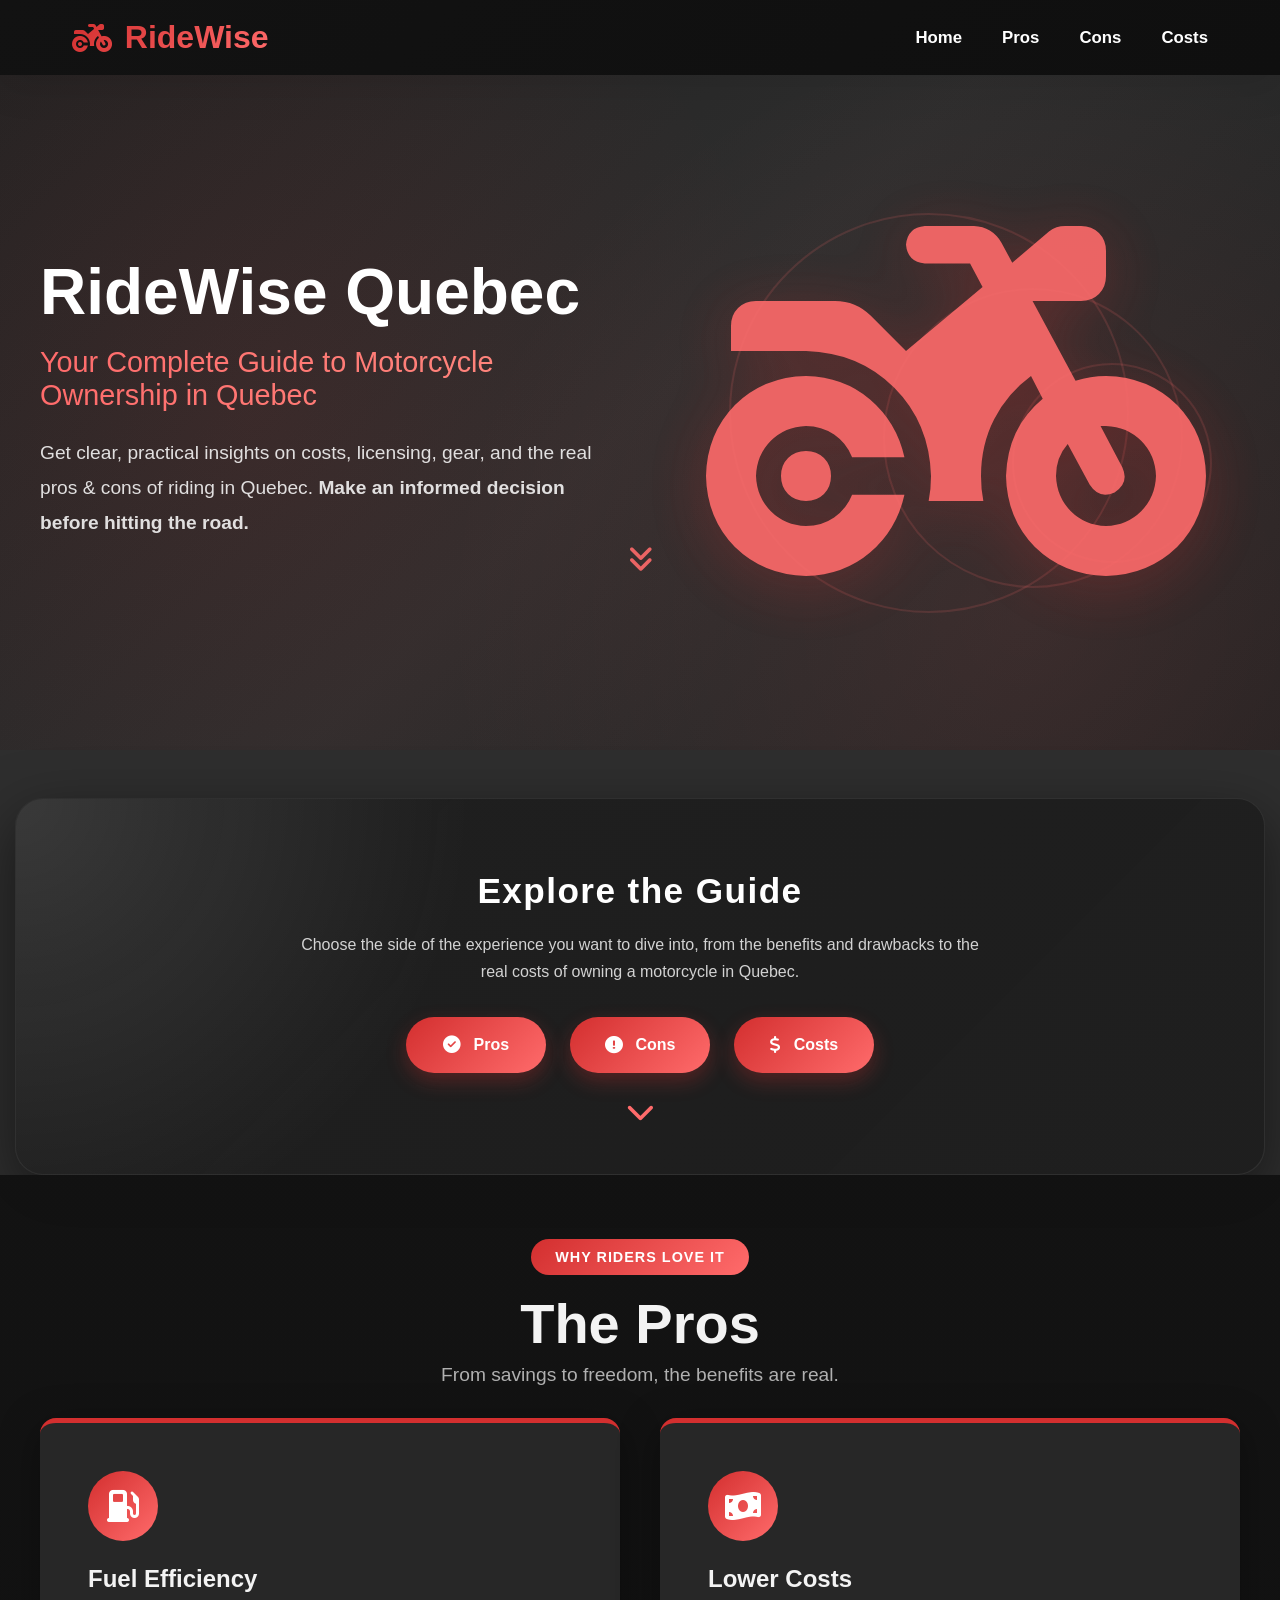
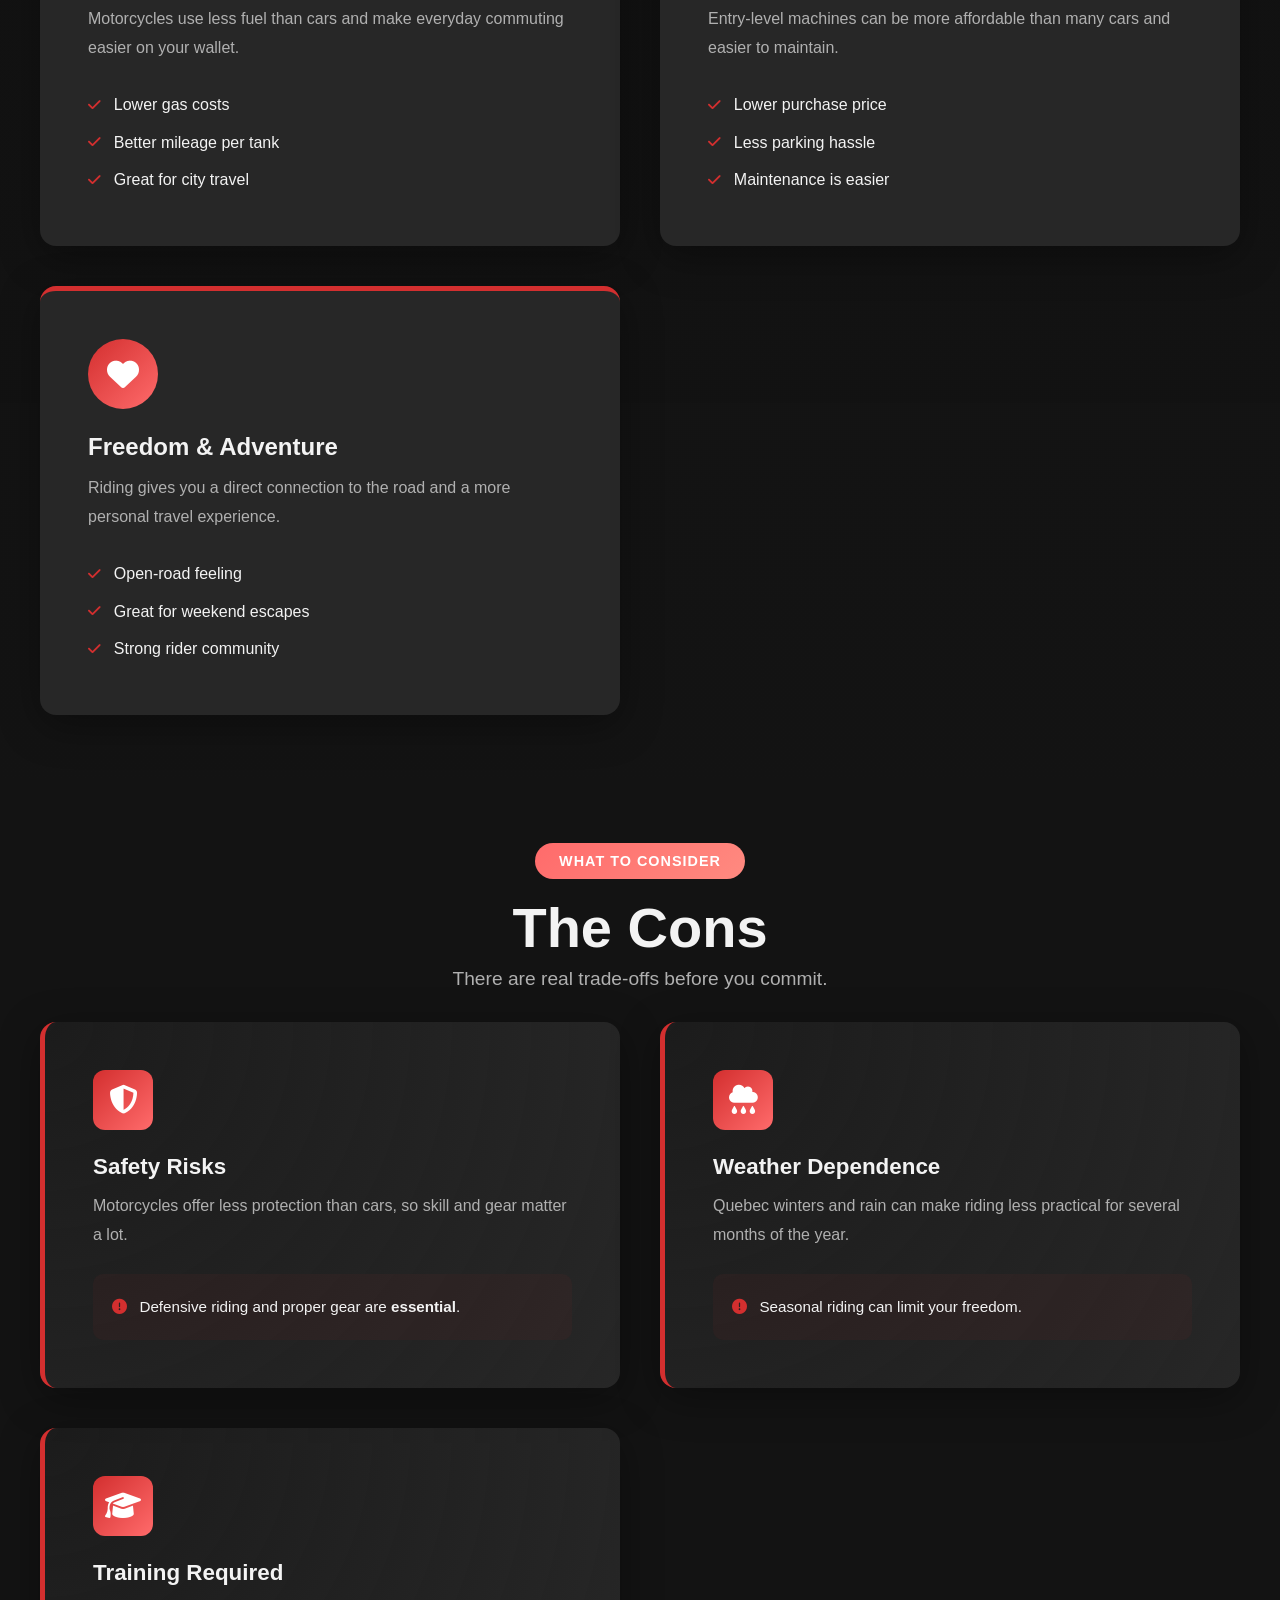
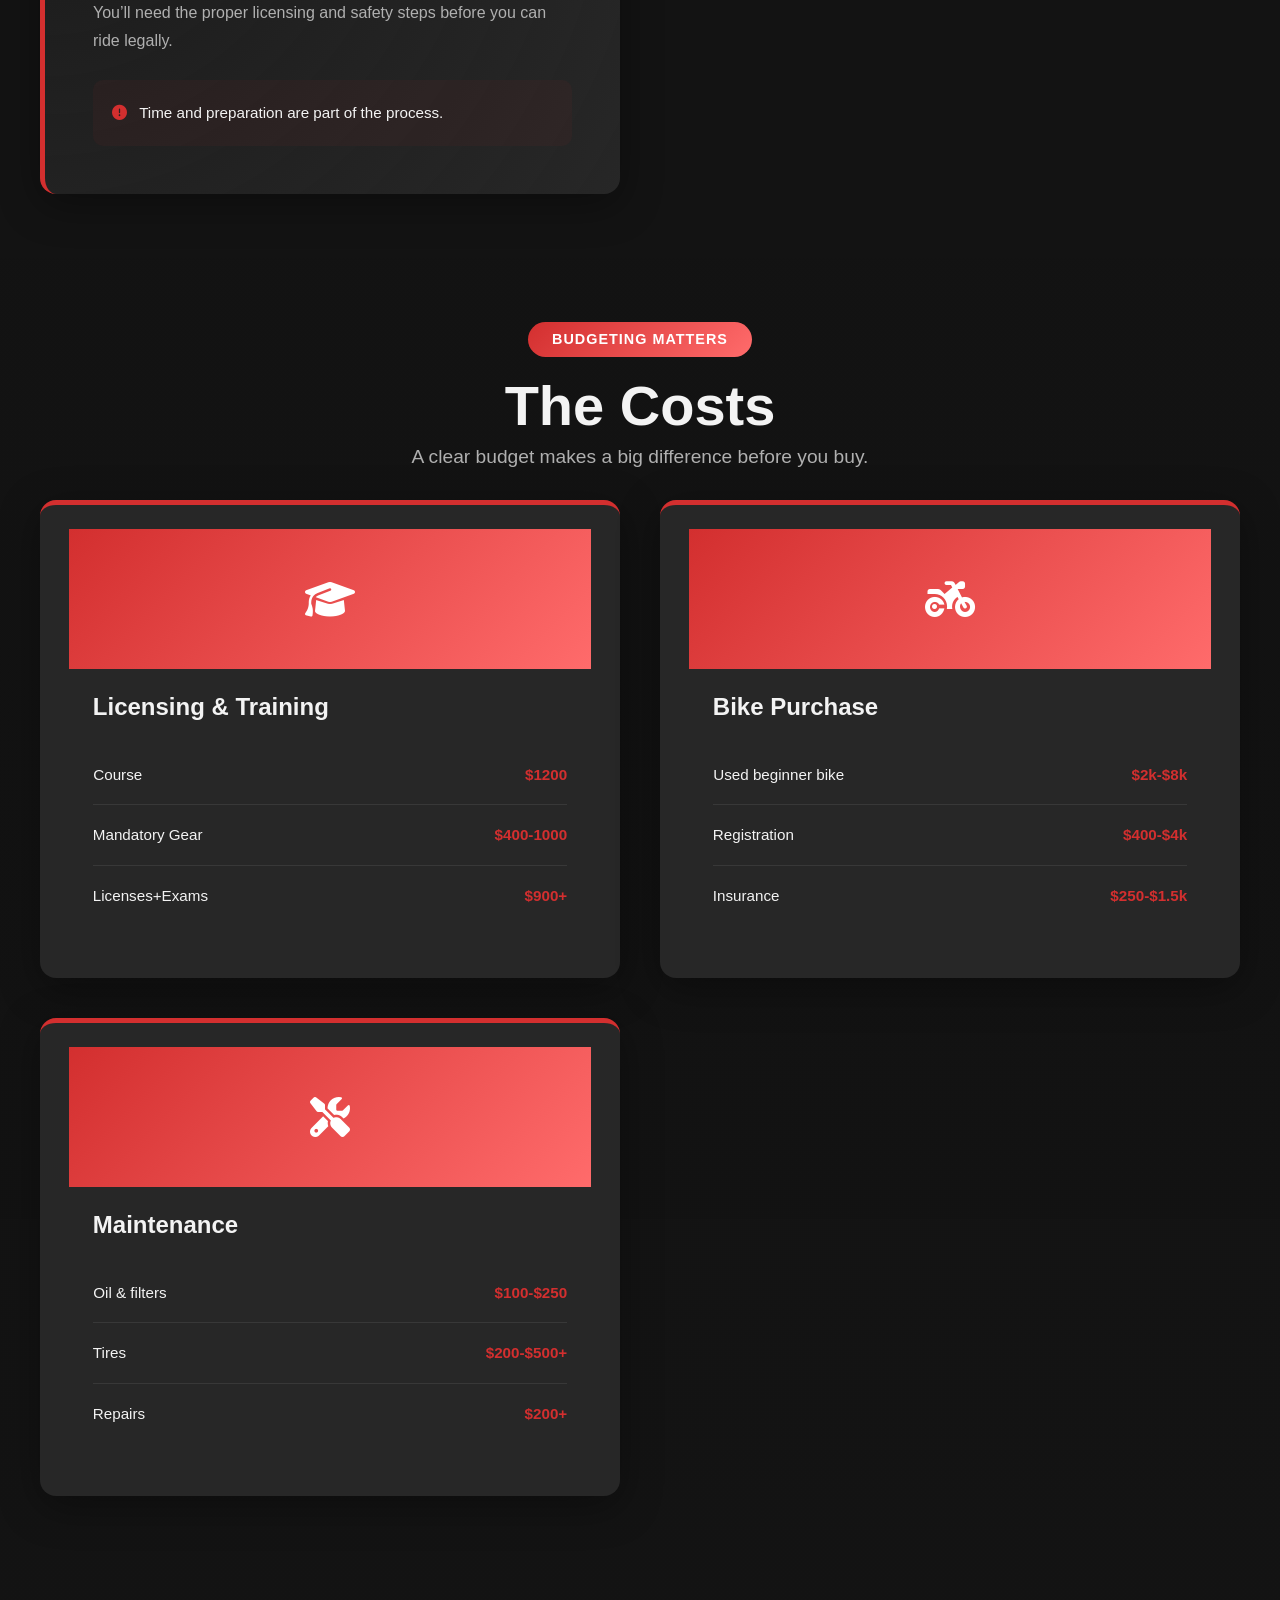
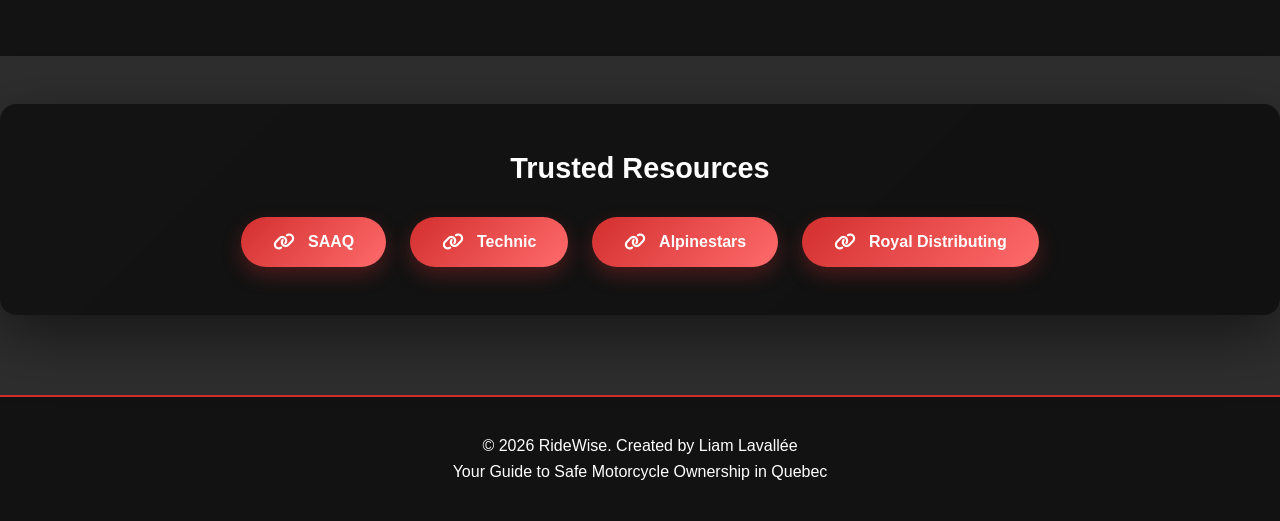
<file: RideWiseVSCode/index.html>
<!DOCTYPE html>
<html lang="en">
<head>
    <meta charset="UTF-8">
    <meta name="viewport" content="width=device-width, initial-scale=1.0">
    <title>RideWise - Motorcycle Ownership Guide for Quebec</title>
    <link rel="stylesheet" href="script.css">
    <link rel="stylesheet" href="https://cdnjs.cloudflare.com/ajax/libs/font-awesome/6.4.0/css/all.min.css">
</head>
<body class="home-page">
    <!-- Navigation Bar -->
    <nav class="navbar">
        <div class="nav-container">
            <div class="nav-logo">
                <i class="fas fa-motorcycle"></i> RideWise
            </div>
            <ul class="nav-menu">
                <li class="nav-item"><a href="index.html" class="nav-link">Home</a></li>
                <li class="nav-item"><a href="pros.html" class="nav-link">Pros</a></li>
                <li class="nav-item"><a href="cons.html" class="nav-link">Cons</a></li>
                <li class="nav-item"><a href="costs.html" class="nav-link">Costs</a></li>
            </ul>
            <div class="hamburger">
                <span></span>
                <span></span>
                <span></span>
            </div>
        </div>
    </nav>

    <!-- HOME SECTION WITH ANIMATED HERO -->
    <section id="home" class="hero-section">
        <div class="hero-background">
            <div class="hero-bg-image"></div>
            <div class="hero-overlay"></div>
        </div>

        <div class="hero-container">
            <div class="hero-content">
                <div class="hero-text">
                    <h1 class="hero-title">RideWise Quebec</h1>
                    <p class="hero-subtitle">Your Complete Guide to Motorcycle Ownership in Quebec</p>
                    <p class="hero-description">
                        Get clear, practical insights on costs, licensing, gear, and the real pros & cons of riding in Quebec.
                        <strong>Make an informed decision before hitting the road.</strong>
                    </p>
                </div>

                <div class="hero-visual">
                    <div class="motorcycle-icon-large">
                        <i class="fas fa-motorcycle"></i>
                    </div>
                    <div class="animated-circles">
                        <div class="circle circle-1"></div>
                        <div class="circle circle-2"></div>
                        <div class="circle circle-3"></div>
                    </div>
                </div>
            </div>

            <a href="#explore-pages" class="scroll-indicator secondary-indicator" aria-label="Explore guide pages">
                <i class="fas fa-angle-double-down"></i>
            </a>
        </div>
    </section>

    <section id="explore-pages" class="explore-section fade-in-card">
        <h3>Explore the Guide</h3>
        <p>Choose the side of the experience you want to dive into, from the benefits and drawbacks to the real costs of owning a motorcycle in Quebec.</p>
        <div class="explore-grid">
            <a href="pros.html" class="explore-link">
                <i class="fas fa-check-circle"></i>
                <span>Pros</span>
            </a>
            <a href="cons.html" class="explore-link">
                <i class="fas fa-exclamation-circle"></i>
                <span>Cons</span>
            </a>
            <a href="costs.html" class="explore-link">
                <i class="fas fa-dollar-sign"></i>
                <span>Costs</span>
            </a>
        </div>
        <a href="pros.html" class="scroll-indicator explore-scroll-indicator" aria-label="View pros page">
            <i class="fas fa-chevron-down"></i>
        </a>
    </section>

    <section id="pros-section" class="pros-section">
        <div class="section-container">
            <div class="section-header">
                <span class="section-tag">Why riders love it</span>
                <h2>The Pros</h2>
                <p class="section-subtitle">From savings to freedom, the benefits are real.</p>
            </div>
            <div class="pros-grid">
                <div class="pro-card fade-in-card">
                    <div class="card-bg"></div>
                    <div class="card-icon"><i class="fas fa-gas-pump"></i></div>
                    <h3>Fuel Efficiency</h3>
                    <p>Motorcycles use less fuel than cars and make everyday commuting easier on your wallet.</p>
                    <ul class="card-list">
                        <li><i class="fas fa-check"></i> Lower gas costs</li>
                        <li><i class="fas fa-check"></i> Better mileage per tank</li>
                        <li><i class="fas fa-check"></i> Great for city travel</li>
                    </ul>
                </div>
                <div class="pro-card fade-in-card">
                    <div class="card-bg"></div>
                    <div class="card-icon"><i class="fas fa-money-bill-wave"></i></div>
                    <h3>Lower Costs</h3>
                    <p>Entry-level machines can be more affordable than many cars and easier to maintain.</p>
                    <ul class="card-list">
                        <li><i class="fas fa-check"></i> Lower purchase price</li>
                        <li><i class="fas fa-check"></i> Less parking hassle</li>
                        <li><i class="fas fa-check"></i> Maintenance is easier</li>
                    </ul>
                </div>
                <div class="pro-card fade-in-card">
                    <div class="card-bg"></div>
                    <div class="card-icon"><i class="fas fa-heart"></i></div>
                    <h3>Freedom & Adventure</h3>
                    <p>Riding gives you a direct connection to the road and a more personal travel experience.</p>
                    <ul class="card-list">
                        <li><i class="fas fa-check"></i> Open-road feeling</li>
                        <li><i class="fas fa-check"></i> Great for weekend escapes</li>
                        <li><i class="fas fa-check"></i> Strong rider community</li>
                    </ul>
                </div>
            </div>
        </div>
    </section>

    <section id="cons-section" class="cons-section">
        <div class="section-container">
            <div class="section-header">
                <span class="section-tag warning">What to consider</span>
                <h2>The Cons</h2>
                <p class="section-subtitle">There are real trade-offs before you commit.</p>
            </div>
            <div class="cons-grid">
                <div class="con-card fade-in-card">
                    <div class="con-icon"><i class="fas fa-shield-alt"></i></div>
                    <h3>Safety Risks</h3>
                    <p>Motorcycles offer less protection than cars, so skill and gear matter a lot.</p>
                    <div class="con-details">
                        <i class="fas fa-exclamation-circle"></i> Defensive riding and proper gear are <strong>essential</strong>.
                    </div>
                </div>
                <div class="con-card fade-in-card">
                    <div class="con-icon"><i class="fas fa-cloud-rain"></i></div>
                    <h3>Weather Dependence</h3>
                    <p>Quebec winters and rain can make riding less practical for several months of the year.</p>
                    <div class="con-details">
                        <i class="fas fa-exclamation-circle"></i> Seasonal riding can limit your freedom.
                    </div>
                </div>
                <div class="con-card fade-in-card">
                    <div class="con-icon"><i class="fas fa-graduation-cap"></i></div>
                    <h3>Training Required</h3>
                    <p>You’ll need the proper licensing and safety steps before you can ride legally.</p>
                    <div class="con-details">
                        <i class="fas fa-exclamation-circle"></i> Time and preparation are part of the process.
                    </div>
                </div>
            </div>
        </div>
    </section>

    <section id="costs-section" class="costs-section">
        <div class="section-container">
            <div class="section-header">
                <span class="section-tag">Budgeting matters</span>
                <h2>The Costs</h2>
                <p class="section-subtitle">A clear budget makes a big difference before you buy. </p>
            </div>
            <div class="costs-grid">
                <div class="cost-card fade-in-card">
                    <div class="cost-icon"><i class="fas fa-graduation-cap"></i></div>
                    <h3>Licensing & Training</h3>
                    <div class="cost-breakdown">
                        <div class="cost-item"><span>Course</span><span class="price">$1200</span></div>
                        <div class="cost-item"><span>Mandatory Gear</span><span class="price">$400-1000</span></div>
                        <div class="cost-item"><span>Licenses+Exams</span><span class="price">$900+</span></div>
                    </div>
                </div>
                <div class="cost-card fade-in-card">
                    <div class="cost-icon"><i class="fas fa-motorcycle"></i></div>
                    <h3>Bike Purchase</h3>
                    <div class="cost-breakdown">
                        <div class="cost-item"><span>Used beginner bike</span><span class="price">$2k-$8k</span></div>
                        <div class="cost-item"><span>Registration</span><span class="price">$400-$4k</span></div>
                        <div class="cost-item"><span>Insurance</span><span class="price">$250-$1.5k</span></div>
                    </div>
                </div>
                <div class="cost-card fade-in-card">
                    <div class="cost-icon"><i class="fas fa-tools"></i></div>
                    <h3>Maintenance</h3>
                    <div class="cost-breakdown">
                        <div class="cost-item"><span>Oil & filters</span><span class="price">$100-$250</span></div>
                        <div class="cost-item"><span>Tires</span><span class="price">$200-$500+</span></div>
                        <div class="cost-item"><span>Repairs</span><span class="price">$200+</span></div>
                    </div>
                </div>
                   <div class="section-info">
                      <p><h4>Be aware, these are approximate prices without taxes.</h4></p>
                   </div>
                
            </div>
        </div>
    </section>

    <div id="resources" class="resources-section fade-in-card">
        <h3>Trusted Resources</h3>
        <div class="resources-grid">
            <a href="https://www.saaq.gouv.qc.ca/" target="_blank" class="resource-link">
                <i class="fas fa-link"></i>
                <span>SAAQ</span>
            </a>
            <a href="https://tecnic.ca/" target="_blank" class="resource-link">
                <i class="fas fa-link"></i>
                <span>Technic</span>
            </a>
            <a href="https://www.alpinestars.com/" target="_blank" class="resource-link">
                <i class="fas fa-link"></i>
                <span>Alpinestars</span>
            </a>
            <a href="https://www.royaldistributing.com" target="_blank" class="resource-link">
                <i class="fas fa-link"></i>
                <span>Royal Distributing</span>
            </a>
        </div>
    </div>

    <!-- Footer -->
    <footer class="footer">
        <div class="footer-content">
            <p>&copy; 2026 RideWise. Created by Liam Lavallée</p>
            <p>Your Guide to Safe Motorcycle Ownership in Quebec</p>
        </div>
    </footer>

    <script src="script.js"></script>
</body>
</html>
</file>
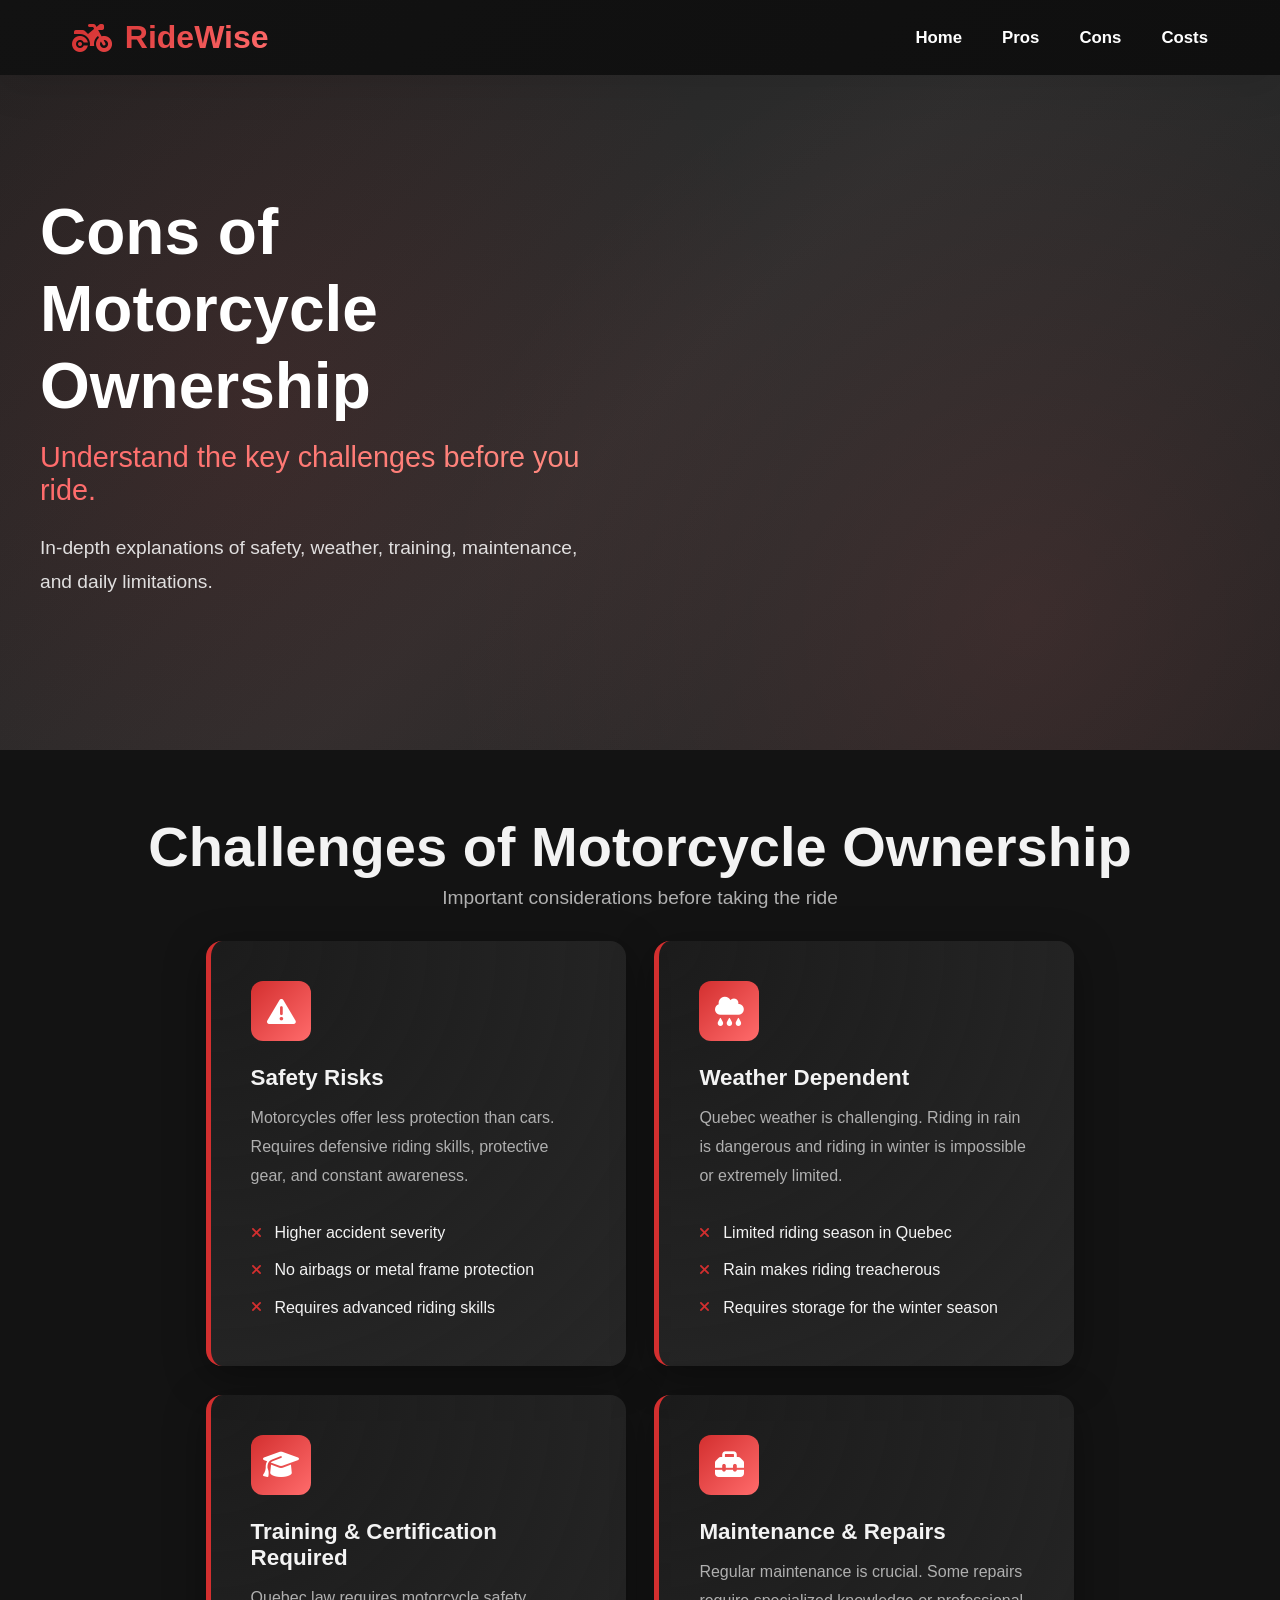
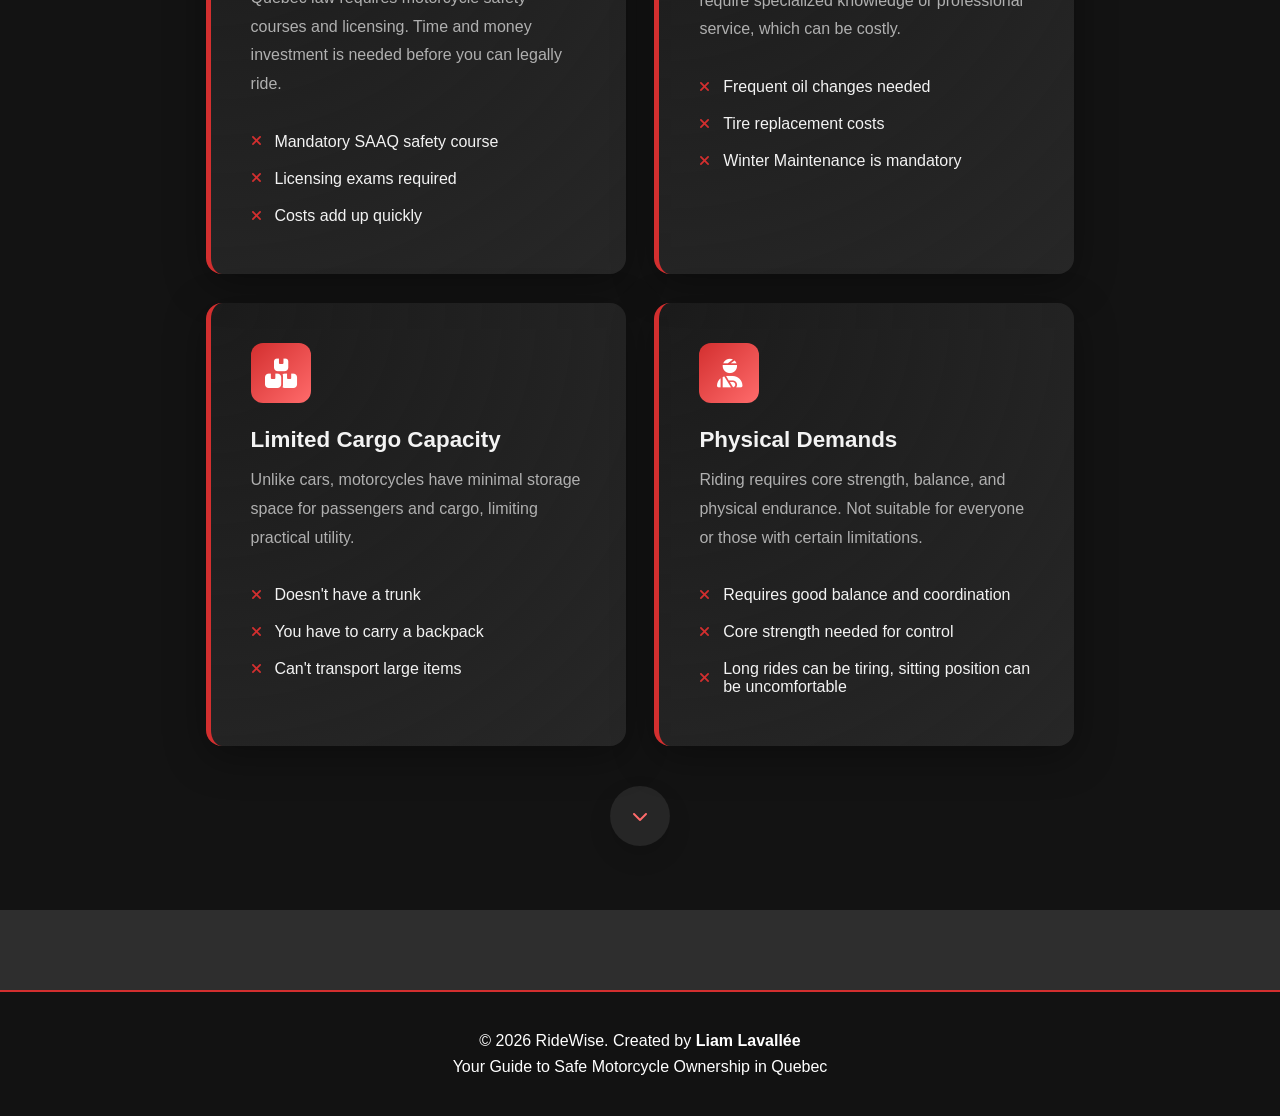
<file: RideWiseVSCode/cons.html>
<!DOCTYPE html>
<html lang="en">
<head>
    <meta charset="UTF-8">
    <meta name="viewport" content="width=device-width, initial-scale=1.0">
    <title>RideWise - Cons</title>
    <link rel="stylesheet" href="script.css">
    <link rel="stylesheet" href="https://cdnjs.cloudflare.com/ajax/libs/font-awesome/6.4.0/css/all.min.css">
</head>
<body class="detail-page">
    <nav class="navbar">
        <div class="nav-container">
            <div class="nav-logo">
                <i class="fas fa-motorcycle"></i> RideWise
            </div>
            <ul class="nav-menu">
                <li class="nav-item"><a href="index.html" class="nav-link">Home</a></li>
                <li class="nav-item"><a href="pros.html" class="nav-link">Pros</a></li>
                <li class="nav-item"><a href="cons.html" class="nav-link">Cons</a></li>
                <li class="nav-item"><a href="costs.html" class="nav-link">Costs</a></li>
            </ul>
            <div class="hamburger">
                <span></span>
                <span></span>
                <span></span>
            </div>
        </div>
    </nav>

    <section class="hero-section">
        <div class="hero-background">
            <div class="hero-bg-image"></div>
            <div class="hero-overlay"></div>
        </div>
        <div class="hero-container">
            <div class="hero-content">
                <div class="hero-text">
                    <h1 class="hero-title">Cons of Motorcycle Ownership</h1>
                    <p class="hero-subtitle">Understand the key challenges before you ride.</p>
                    <p class="hero-description">In-depth explanations of safety, weather, training, maintenance, and daily limitations.</p>
                </div>
            </div>
        </div>
    </section>

    <section id="cons" class="cons-section">
        <div class="section-container">
            <div class="section-header">
                <h2>Challenges of Motorcycle Ownership</h2>
                <p class="section-subtitle">Important considerations before taking the ride</p>
            </div>

            <div class="cons-grid">
                <div class="con-card fade-in-card">
                    <div class="con-icon"><i class="fas fa-exclamation-triangle"></i></div>
                    <h3>Safety Risks</h3>
                    <p>Motorcycles offer less protection than cars. Requires defensive riding skills, protective gear, and constant awareness.</p>
                    <ul class="card-list">
                        <li><i class="fas fa-times"></i> Higher accident severity</li>
                        <li><i class="fas fa-times"></i> No airbags or metal frame protection</li>
                        <li><i class="fas fa-times"></i> Requires advanced riding skills</li>
                    </ul>
                </div>
                <div class="con-card fade-in-card">
                    <div class="con-icon"><i class="fas fa-cloud-rain"></i></div>
                    <h3>Weather Dependent</h3>
                    <p>Quebec weather is challenging. Riding in rain is dangerous and riding in winter is impossible or extremely limited.</p>
                    <ul class="card-list">
                        <li><i class="fas fa-times"></i> Limited riding season in Quebec</li>
                        <li><i class="fas fa-times"></i> Rain makes riding treacherous</li>
                        <li><i class="fas fa-times"></i> Requires storage for the winter season</li>
                    </ul>
                </div>
                <div class="con-card fade-in-card">
                    <div class="con-icon"><i class="fas fa-graduation-cap"></i></div>
                    <h3>Training & Certification Required</h3>
                    <p>Quebec law requires motorcycle safety courses and licensing. Time and money investment is needed before you can legally ride.</p>
                    <ul class="card-list">
                        <li><i class="fas fa-times"></i> Mandatory SAAQ safety course</li>
                        <li><i class="fas fa-times"></i> Licensing exams required</li>
                        <li><i class="fas fa-times"></i> Costs add up quickly</li>
                    </ul>
                </div>
                <div class="con-card fade-in-card">
                    <div class="con-icon"><i class="fas fa-toolbox"></i></div>
                    <h3>Maintenance & Repairs</h3>
                    <p>Regular maintenance is crucial. Some repairs require specialized knowledge or professional service, which can be costly.</p>
                    <ul class="card-list">
                        <li><i class="fas fa-times"></i> Frequent oil changes needed</li>
                        <li><i class="fas fa-times"></i> Tire replacement costs</li>
                        <li><i class="fas fa-times"></i> Winter Maintenance is mandatory</li>
                    </ul>
                </div>
                <div class="con-card fade-in-card">
                    <div class="con-icon"><i class="fas fa-boxes"></i></div>
                    <h3>Limited Cargo Capacity</h3>
                    <p>Unlike cars, motorcycles have minimal storage space for passengers and cargo, limiting practical utility.</p>
                    <ul class="card-list">
                        <li><i class="fas fa-times"></i> Doesn't have a trunk</li>
                        <li><i class="fas fa-times"></i> You have to carry a backpack</li>
                        <li><i class="fas fa-times"></i> Can't transport large items</li>
                    </ul>
                </div>
                <div class="con-card fade-in-card">
                    <div class="con-icon"><i class="fas fa-user-injured"></i></div>
                    <h3>Physical Demands</h3>
                    <p>Riding requires core strength, balance, and physical endurance. Not suitable for everyone or those with certain limitations.</p>
                    <ul class="card-list">
                        <li><i class="fas fa-times"></i> Requires good balance and coordination</li>
                        <li><i class="fas fa-times"></i> Core strength needed for control</li>
                        <li><i class="fas fa-times"></i> Long rides can be tiring, sitting position can be uncomfortable</li>
                    </ul>
                </div>
            </div>

            <div class="section-arrow-wrapper">
                <a href="costs.html" class="section-scroll-indicator" aria-label="Go to costs page"><i class="fas fa-chevron-down"></i></a>
            </div>
        </div>
    </section>

    <footer class="footer">
        <div class="footer-content">
            <p>&copy; 2026 RideWise. Created by <strong>Liam Lavallée</strong></p>
            <p>Your Guide to Safe Motorcycle Ownership in Quebec</p>
        </div>
    </footer>

    <script src="script.js"></script>
</body>
</html>
</file>
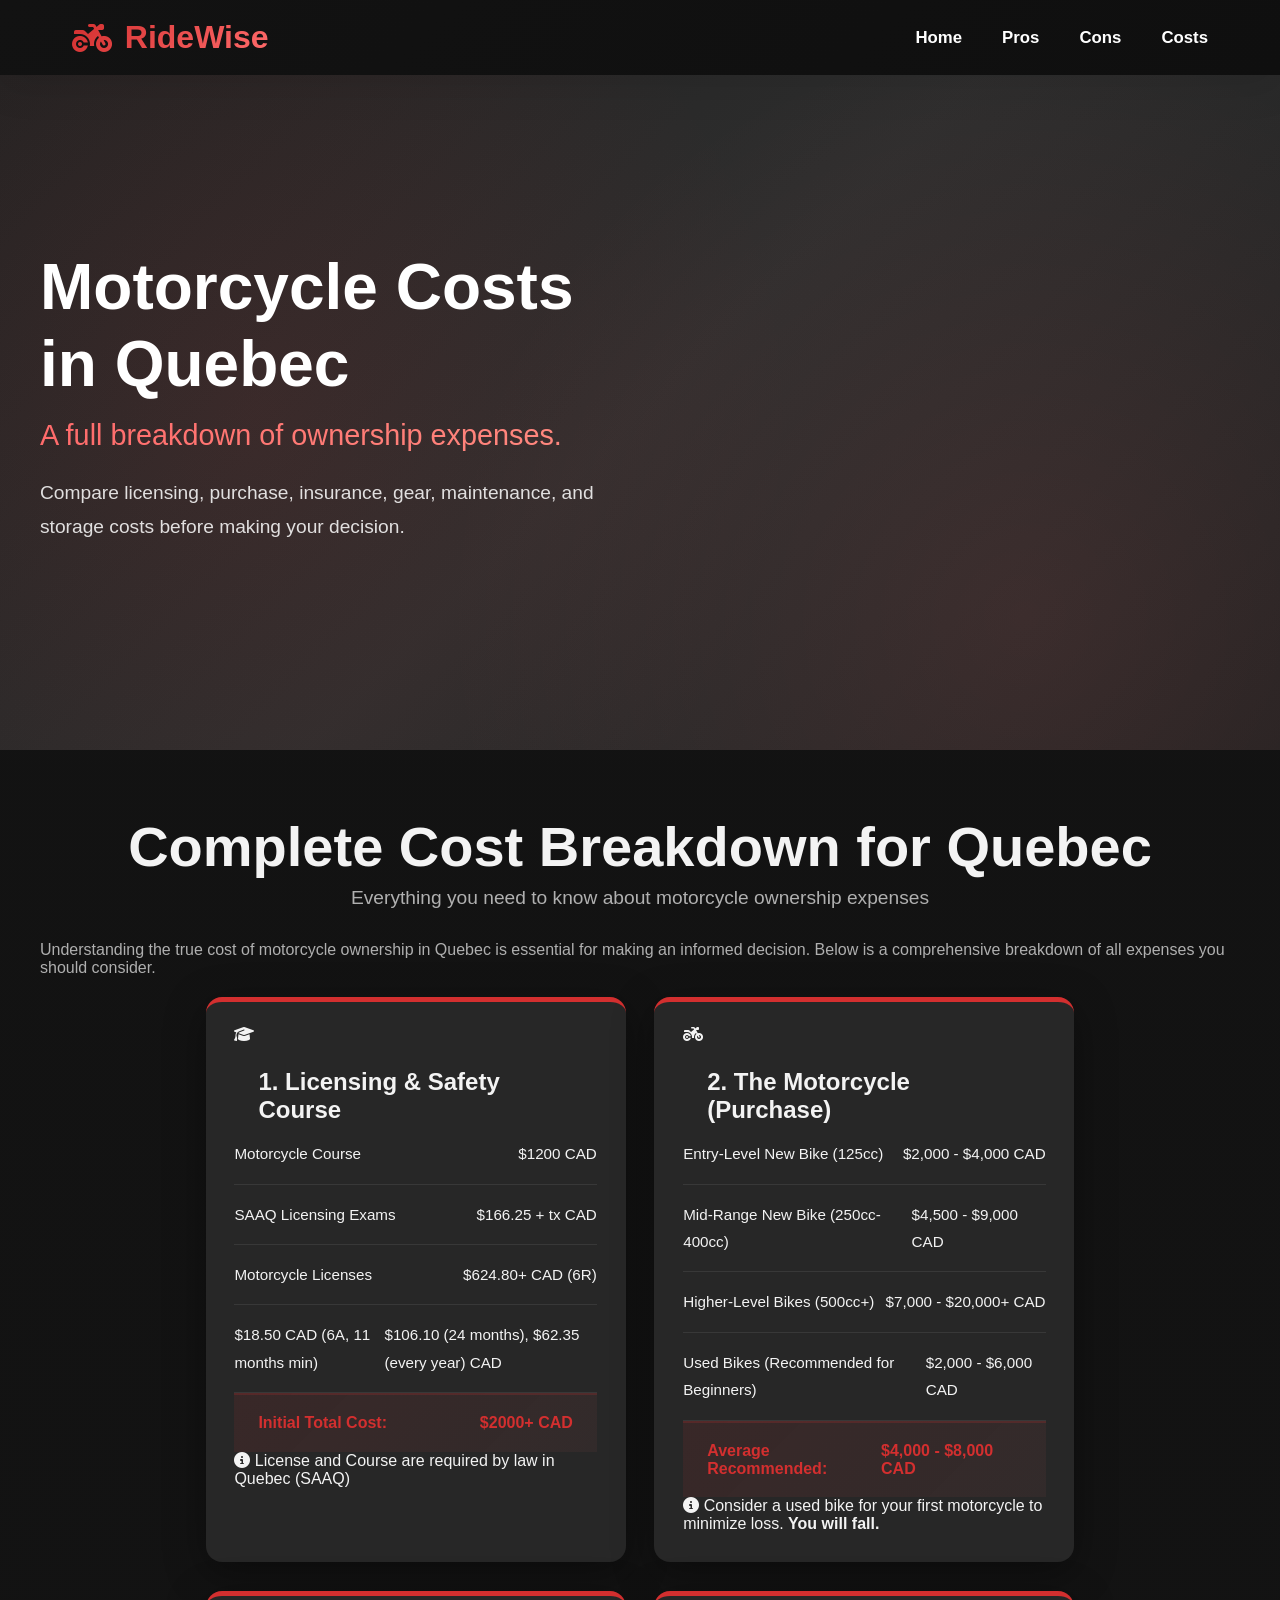
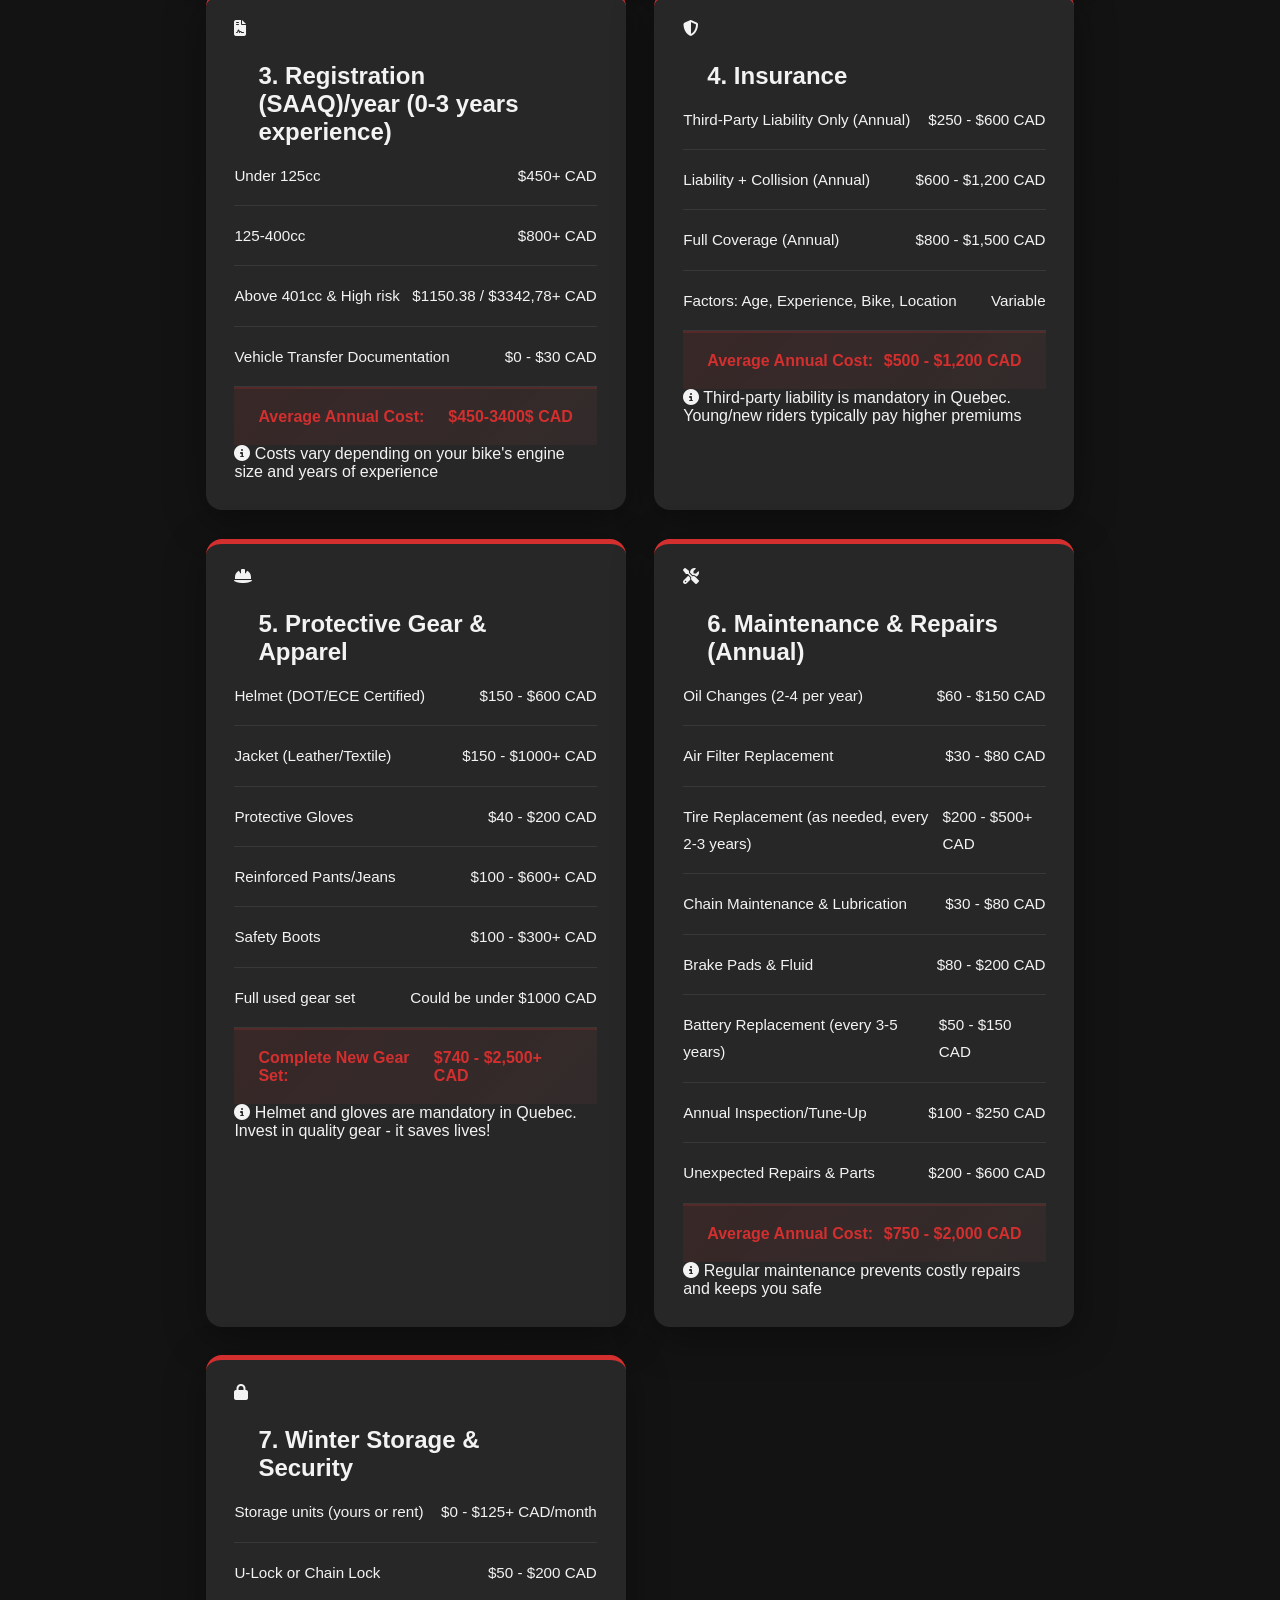
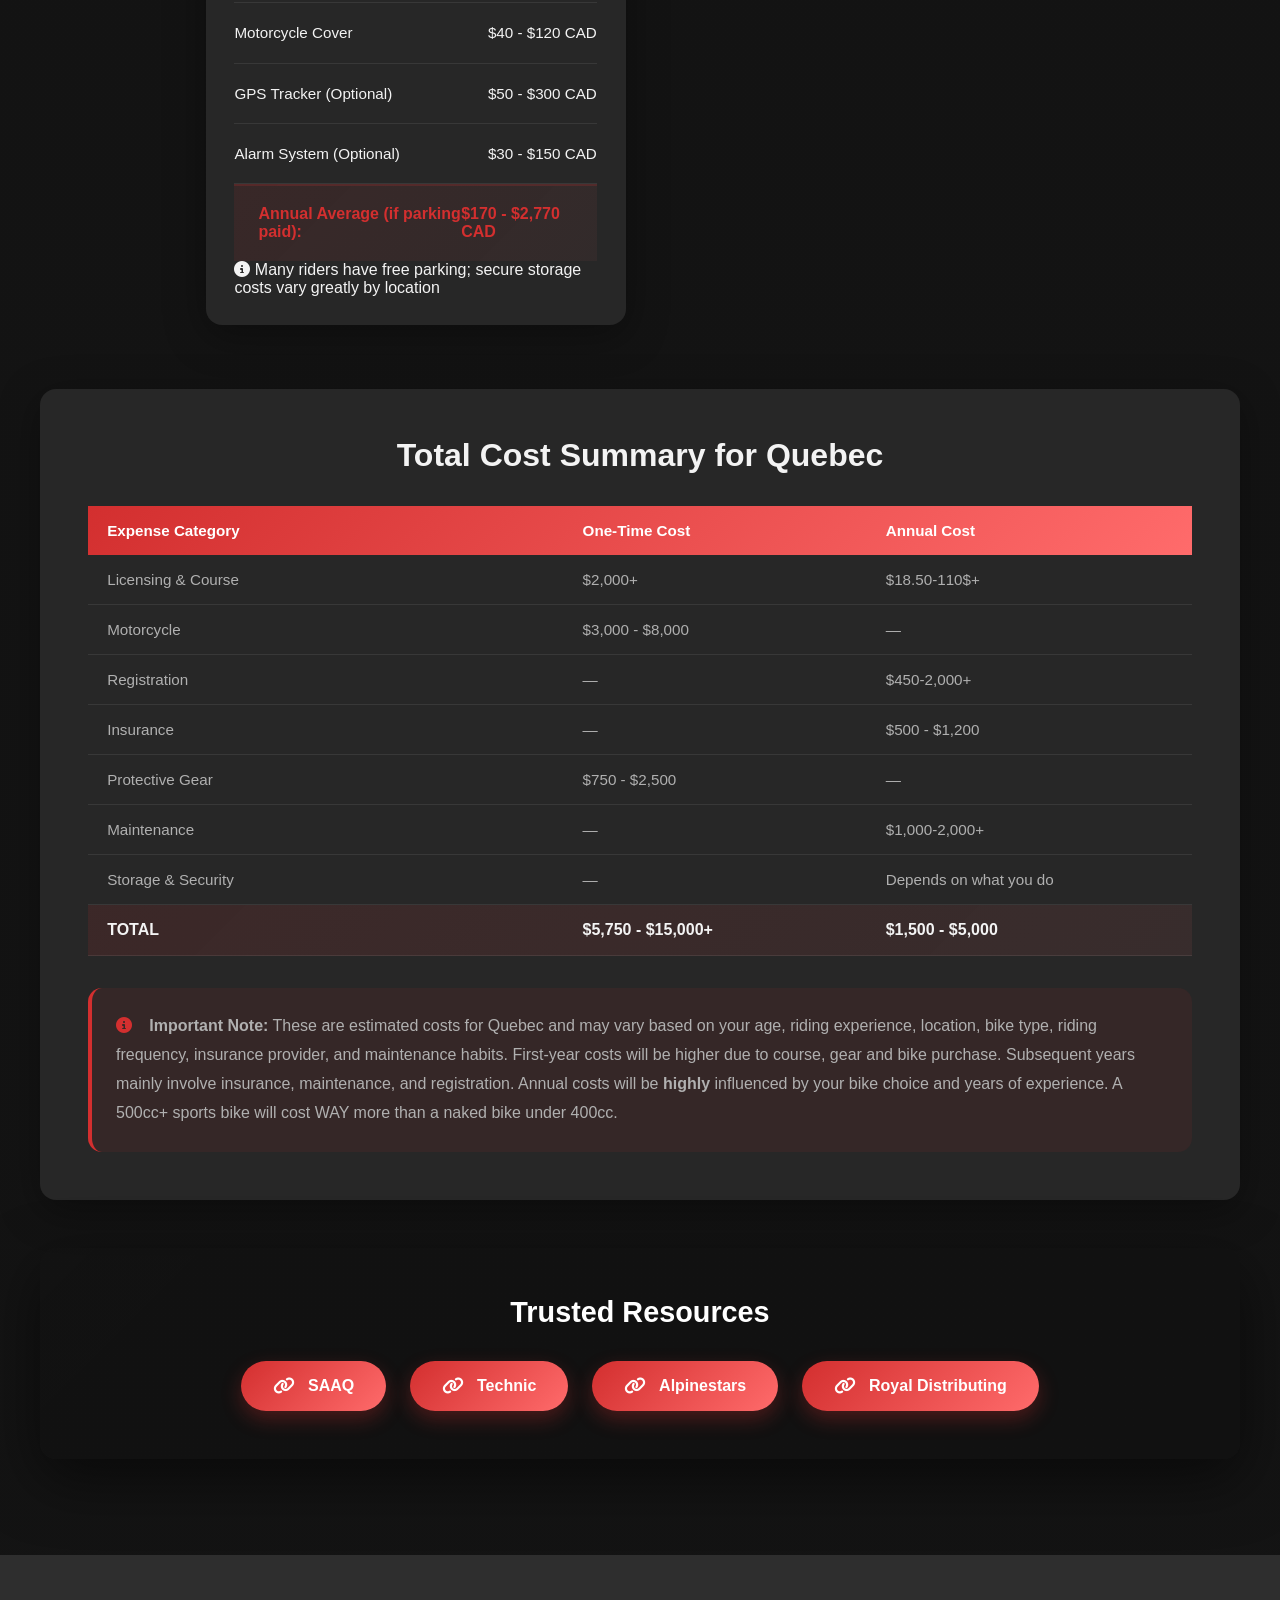
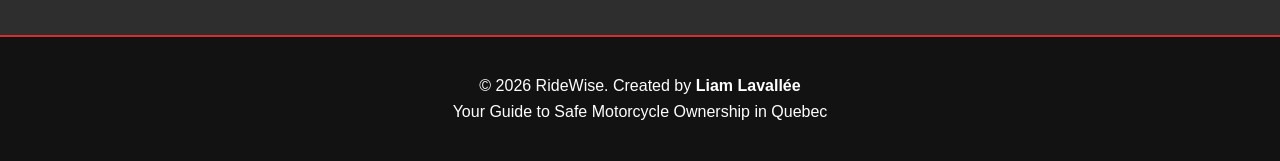
<file: RideWiseVSCode/costs.html>
<!DOCTYPE html>
<html lang="en">
<head>
    <meta charset="UTF-8">
    <meta name="viewport" content="width=device-width, initial-scale=1.0">
    <title>RideWise - Costs</title>
    <link rel="stylesheet" href="script.css">
    <link rel="stylesheet" href="https://cdnjs.cloudflare.com/ajax/libs/font-awesome/6.4.0/css/all.min.css">
</head>
<body class="detail-page">
    <nav class="navbar">
        <div class="nav-container">
            <div class="nav-logo">
                <i class="fas fa-motorcycle"></i> RideWise
            </div>
            <ul class="nav-menu">
                <li class="nav-item"><a href="index.html" class="nav-link">Home</a></li>
                <li class="nav-item"><a href="pros.html" class="nav-link">Pros</a></li>
                <li class="nav-item"><a href="cons.html" class="nav-link">Cons</a></li>
                <li class="nav-item"><a href="costs.html" class="nav-link">Costs</a></li>
            </ul>
            <div class="hamburger">
                <span></span>
                <span></span>
                <span></span>
            </div>
        </div>
    </nav>

    <section class="hero-section">
        <div class="hero-background">
            <div class="hero-bg-image"></div>
            <div class="hero-overlay"></div>
        </div>
        <div class="hero-container">
            <div class="hero-content">
                <div class="hero-text">
                    <h1 class="hero-title">Motorcycle Costs in Quebec</h1>
                    <p class="hero-subtitle">A full breakdown of ownership expenses.</p>
                    <p class="hero-description">Compare licensing, purchase, insurance, gear, maintenance, and storage costs before making your decision.</p>
                </div>
            </div>
        </div>
    </section>

    <section id="costs" class="costs-section">
        <div class="section-container">
            <div class="section-header">
                <h2>Complete Cost Breakdown for Quebec</h2>
                <p class="section-subtitle">Everything you need to know about motorcycle ownership expenses</p>
            </div>

            <div class="costs-intro fade-in-card">
                <p>Understanding the true cost of motorcycle ownership in Quebec is essential for making an informed decision. Below is a comprehensive breakdown of all expenses you should consider.</p>
            </div>

            <div class="costs-grid">
                <div class="cost-card fade-in-card">
                    <div class="cost-header">
                        <i class="fas fa-graduation-cap"></i>
                        <h3>1. Licensing & Safety Course</h3>
                    </div>
                    <div class="cost-details">
                        <div class="cost-item">
                            <span class="item-name">Motorcycle Course</span>
                            <span class="item-cost">$1200 CAD</span>
                        </div>
                        <div class="cost-item">
                            <span class="item-name">SAAQ Licensing Exams </span>
                            <span class="item-cost">$166.25 + tx CAD</span>
                        </div>
                        <div class="cost-item">
                            <span class="item-name">Motorcycle Licenses</span>
                            <span class="item-cost">$624.80+ CAD (6R)</span>
                        </div>
                        <div class="cost-item">
                            <span class="item-name">$18.50 CAD (6A, 11 months min)</span>
                            <span class="item-cost">$106.10 (24 months), $62.35 (every year) CAD</span>
                        </div>
                        <div class="cost-total">
                            <strong>Initial Total Cost:</strong>
                            <strong>$2000+ CAD</strong>
                        </div>
                        <div class="cost-note">
                            <i class="fas fa-info-circle"></i> License and Course are required by law in Quebec (SAAQ)
                        </div>
                    </div>
                </div>

                <div class="cost-card fade-in-card">
                    <div class="cost-header">
                        <i class="fas fa-motorcycle"></i>
                        <h3>2. The Motorcycle (Purchase)</h3>
                    </div>
                    <div class="cost-details">
                        <div class="cost-item">
                            <span class="item-name">Entry-Level New Bike (125cc)</span>
                            <span class="item-cost">$2,000 - $4,000 CAD</span>
                        </div>
                        <div class="cost-item">
                            <span class="item-name">Mid-Range New Bike (250cc-400cc)</span>
                            <span class="item-cost">$4,500 - $9,000 CAD</span>
                        </div>
                        <div class="cost-item">
                            <span class="item-name">Higher-Level Bikes (500cc+)</span>
                            <span class="item-cost">$7,000 - $20,000+ CAD</span>
                        </div>
                        <div class="cost-item">
                            <span class="item-name">Used Bikes (Recommended for Beginners)</span>
                            <span class="item-cost">$2,000 - $6,000 CAD</span>
                        </div>
                        <div class="cost-total">
                            <strong>Average Recommended:</strong>
                            <strong>$4,000 - $8,000 CAD</strong>
                        </div>
                        <div class="cost-note">
                            <i class="fas fa-info-circle"></i> Consider a used bike for your first motorcycle to minimize loss. <strong>You will fall.</strong>
                        </div>
                    </div>
                </div>

                <div class="cost-card fade-in-card">
                    <div class="cost-header">
                        <i class="fas fa-file-contract"></i>
                        <h3>3. Registration (SAAQ)/year (0-3 years experience) </h3>
                    </div>
                    <div class="cost-details">
                        <div class="cost-item">
                            <span class="item-name">Under 125cc </span>
                            <span class="item-cost">$450+ CAD</span>
                        </div>
                        <div class="cost-item">
                            <span class="item-name">125-400cc</span>
                            <span class="item-cost">$800+ CAD</span>
                        </div>
                        <div class="cost-item">
                            <span class="item-name">Above 401cc & High risk</span>
                            <span class="item-cost">$1150.38 / $3342,78+ CAD</span>
                        </div>
                        <div class="cost-item">
                            <span class="item-name">Vehicle Transfer Documentation</span>
                            <span class="item-cost">$0 - $30 CAD</span>
                        </div>
                        <div class="cost-total">
                            <strong>Average Annual Cost:</strong>
                            <strong>$450-3400$ CAD</strong>
                        </div>
                        <div class="cost-note">
                            <i class="fas fa-info-circle"></i> Costs vary depending on your bike's engine size and years of experience
                        </div>
                    </div>
                </div>

                <div class="cost-card fade-in-card">
                    <div class="cost-header">
                        <i class="fas fa-shield-alt"></i>
                        <h3>4. Insurance</h3>
                    </div>
                    <div class="cost-details">
                        <div class="cost-item">
                            <span class="item-name">Third-Party Liability Only (Annual)</span>
                            <span class="item-cost">$250 - $600 CAD</span>
                        </div>
                        <div class="cost-item">
                            <span class="item-name">Liability + Collision (Annual)</span>
                            <span class="item-cost">$600 - $1,200 CAD</span>
                        </div>
                        <div class="cost-item">
                            <span class="item-name">Full Coverage (Annual)</span>
                            <span class="item-cost">$800 - $1,500 CAD</span>
                        </div>
                        <div class="cost-item">
                            <span class="item-name">Factors: Age, Experience, Bike, Location</span>
                            <span class="item-cost">Variable</span>
                        </div>
                        <div class="cost-total">
                            <strong>Average Annual Cost:</strong>
                            <strong>$500 - $1,200 CAD</strong>
                        </div>
                        <div class="cost-note">
                            <i class="fas fa-info-circle"></i> Third-party liability is mandatory in Quebec. Young/new riders typically pay higher premiums
                        </div>
                    </div>
                </div>

                <div class="cost-card fade-in-card">
                    <div class="cost-header">
                        <i class="fas fa-helmet-safety"></i>
                        <h3>5. Protective Gear & Apparel</h3>
                    </div>
                    <div class="cost-details">
                        <div class="cost-item">
                            <span class="item-name">Helmet (DOT/ECE Certified)</span>
                            <span class="item-cost">$150 - $600 CAD</span>
                        </div>
                        <div class="cost-item">
                            <span class="item-name">Jacket (Leather/Textile)</span>
                            <span class="item-cost">$150 - $1000+ CAD</span>
                        </div>
                        <div class="cost-item">
                            <span class="item-name">Protective Gloves</span>
                            <span class="item-cost">$40 - $200 CAD</span>
                        </div>
                        <div class="cost-item">
                            <span class="item-name">Reinforced Pants/Jeans</span>
                            <span class="item-cost">$100 - $600+ CAD</span>
                        </div>
                        <div class="cost-item">
                            <span class="item-name">Safety Boots</span>
                            <span class="item-cost">$100 - $300+ CAD</span>
                        </div>
                        <div class="cost-item">
                            <span class="item-name">Full used gear set</span>
                            <span class="item-cost">Could be under $1000 CAD</span>
                        </div>
                        <div class="cost-total">
                            <strong>Complete New Gear Set:</strong>
                            <strong>$740 - $2,500+ CAD</strong>
                        </div>
                        <div class="cost-note">
                            <i class="fas fa-info-circle"></i> Helmet and gloves are mandatory in Quebec. Invest in quality gear - it saves lives!
                        </div>
                    </div>
                </div>

                <div class="cost-card fade-in-card">
                    <div class="cost-header">
                        <i class="fas fa-tools"></i>
                        <h3>6. Maintenance & Repairs (Annual)</h3>
                    </div>
                    <div class="cost-details">
                        <div class="cost-item">
                            <span class="item-name">Oil Changes (2-4 per year)</span>
                            <span class="item-cost">$60 - $150 CAD</span>
                        </div>
                        <div class="cost-item">
                            <span class="item-name">Air Filter Replacement</span>
                            <span class="item-cost">$30 - $80 CAD</span>
                        </div>
                        <div class="cost-item">
                            <span class="item-name">Tire Replacement (as needed, every 2-3 years)</span>
                            <span class="item-cost">$200 - $500+ CAD</span>
                        </div>
                        <div class="cost-item">
                            <span class="item-name">Chain Maintenance & Lubrication</span>
                            <span class="item-cost">$30 - $80 CAD</span>
                        </div>
                        <div class="cost-item">
                            <span class="item-name">Brake Pads & Fluid</span>
                            <span class="item-cost">$80 - $200 CAD</span>
                        </div>
                        <div class="cost-item">
                            <span class="item-name">Battery Replacement (every 3-5 years)</span>
                            <span class="item-cost">$50 - $150 CAD</span>
                        </div>
                        <div class="cost-item">
                            <span class="item-name">Annual Inspection/Tune-Up</span>
                            <span class="item-cost">$100 - $250 CAD</span>
                        </div>
                        <div class="cost-item">
                            <span class="item-name">Unexpected Repairs & Parts</span>
                            <span class="item-cost">$200 - $600 CAD</span>
                        </div>
                        <div class="cost-total">
                            <strong>Average Annual Cost:</strong>
                            <strong>$750 - $2,000 CAD</strong>
                        </div>
                        <div class="cost-note">
                            <i class="fas fa-info-circle"></i> Regular maintenance prevents costly repairs and keeps you safe
                        </div>
                    </div>
                </div>

                <div class="cost-card fade-in-card">
                    <div class="cost-header">
                        <i class="fas fa-lock"></i>
                        <h3>7. Winter Storage & Security</h3>
                    </div>
                    <div class="cost-details">
                        <div class="cost-item">
                            <span class="item-name">Storage units (yours or rent)</span>
                            <span class="item-cost">$0 - $125+ CAD/month</span>
                        </div>
                        <div class="cost-item">
                            <span class="item-name">U-Lock or Chain Lock</span>
                            <span class="item-cost">$50 - $200 CAD</span>
                        </div>
                        <div class="cost-item">
                            <span class="item-name">Motorcycle Cover</span>
                            <span class="item-cost">$40 - $120 CAD</span>
                        </div>
                        <div class="cost-item">
                            <span class="item-name">GPS Tracker (Optional)</span>
                            <span class="item-cost">$50 - $300 CAD</span>
                        </div>
                        <div class="cost-item">
                            <span class="item-name">Alarm System (Optional)</span>
                            <span class="item-cost">$30 - $150 CAD</span>
                        </div>
                        <div class="cost-total">
                            <strong>Annual Average (if parking paid):</strong>
                            <strong>$170 - $2,770 CAD</strong>
                        </div>
                        <div class="cost-note">
                            <i class="fas fa-info-circle"></i> Many riders have free parking; secure storage costs vary greatly by location
                        </div>
                    </div>
                </div>
            </div>

            <div class="cost-summary fade-in-card">
                <h3>Total Cost Summary for Quebec</h3>
                <div class="summary-table">
                    <div class="summary-row header">
                        <span>Expense Category</span>
                        <span>One-Time Cost</span>
                        <span>Annual Cost</span>
                    </div>
                    <div class="summary-row">
                        <span>Licensing & Course</span>
                        <span>$2,000+</span>
                        <span>$18.50-110$+</span>
                    </div>
                    <div class="summary-row">
                        <span>Motorcycle</span>
                        <span>$3,000 - $8,000</span>
                        <span>—</span>
                    </div>
                    <div class="summary-row">
                        <span>Registration</span>
                        <span>—</span>
                        <span>$450-2,000+</span>
                    </div>
                    <div class="summary-row">
                        <span>Insurance</span>
                        <span>—</span>
                        <span>$500 - $1,200</span>
                    </div>
                    <div class="summary-row">
                        <span>Protective Gear</span>
                        <span>$750 - $2,500</span>
                        <span>—</span>
                    </div>
                    <div class="summary-row">
                        <span>Maintenance</span>
                        <span>—</span>
                        <span>$1,000-2,000+</span>
                    </div>
                    <div class="summary-row">
                        <span>Storage & Security</span>
                        <span>—</span>
                        <span>Depends on what you do</span>
                    </div>
                    <div class="summary-row total">
                        <span>TOTAL</span>
                        <span>$5,750 - $15,000+</span>
                        <span>$1,500 - $5,000</span>
                    </div>
                </div>
                <p class="cost-note-large">
                    <i class="fas fa-info-circle"></i>
                    <strong>Important Note:</strong> These are estimated costs for Quebec and may vary based on your age, riding experience, 
                    location, bike type, riding frequency, insurance provider, and maintenance habits. First-year costs will be higher due to course,
                    gear and bike purchase. Subsequent years mainly involve insurance, maintenance, and registration. Annual costs will be <strong>highly</strong> 
                    influenced by your bike choice and years of experience. A 500cc+ sports bike will cost WAY more than a naked bike under 400cc.
                </p>
            </div>

             <div id="resources" class="resources-section fade-in-card">
        <h3>Trusted Resources</h3>
        <div class="resources-grid">
            <a href="https://www.saaq.gouv.qc.ca/" target="_blank" class="resource-link">
                <i class="fas fa-link"></i>
                <span>SAAQ</span>
            </a>
            <a href="https://tecnic.ca/" target="_blank" class="resource-link">
                <i class="fas fa-link"></i>
                <span>Technic</span>
            </a>
            <a href="https://www.alpinestars.com/" target="_blank" class="resource-link">
                <i class="fas fa-link"></i>
                <span>Alpinestars</span>
            </a>
            <a href="https://www.royaldistributing.com" target="_blank" class="resource-link">
                <i class="fas fa-link"></i>
                <span> Royal Distributing </span>
            </a>
        </div>
    </div>
             </div>
    </section>

    <footer class="footer">
        <div class="footer-content">
            <p>&copy; 2026 RideWise. Created by <strong>Liam Lavallée</strong></p>
            <p>Your Guide to Safe Motorcycle Ownership in Quebec</p>
        </div>
    </footer>

    <script src="script.js"></script>
</body>
</html>
</file>
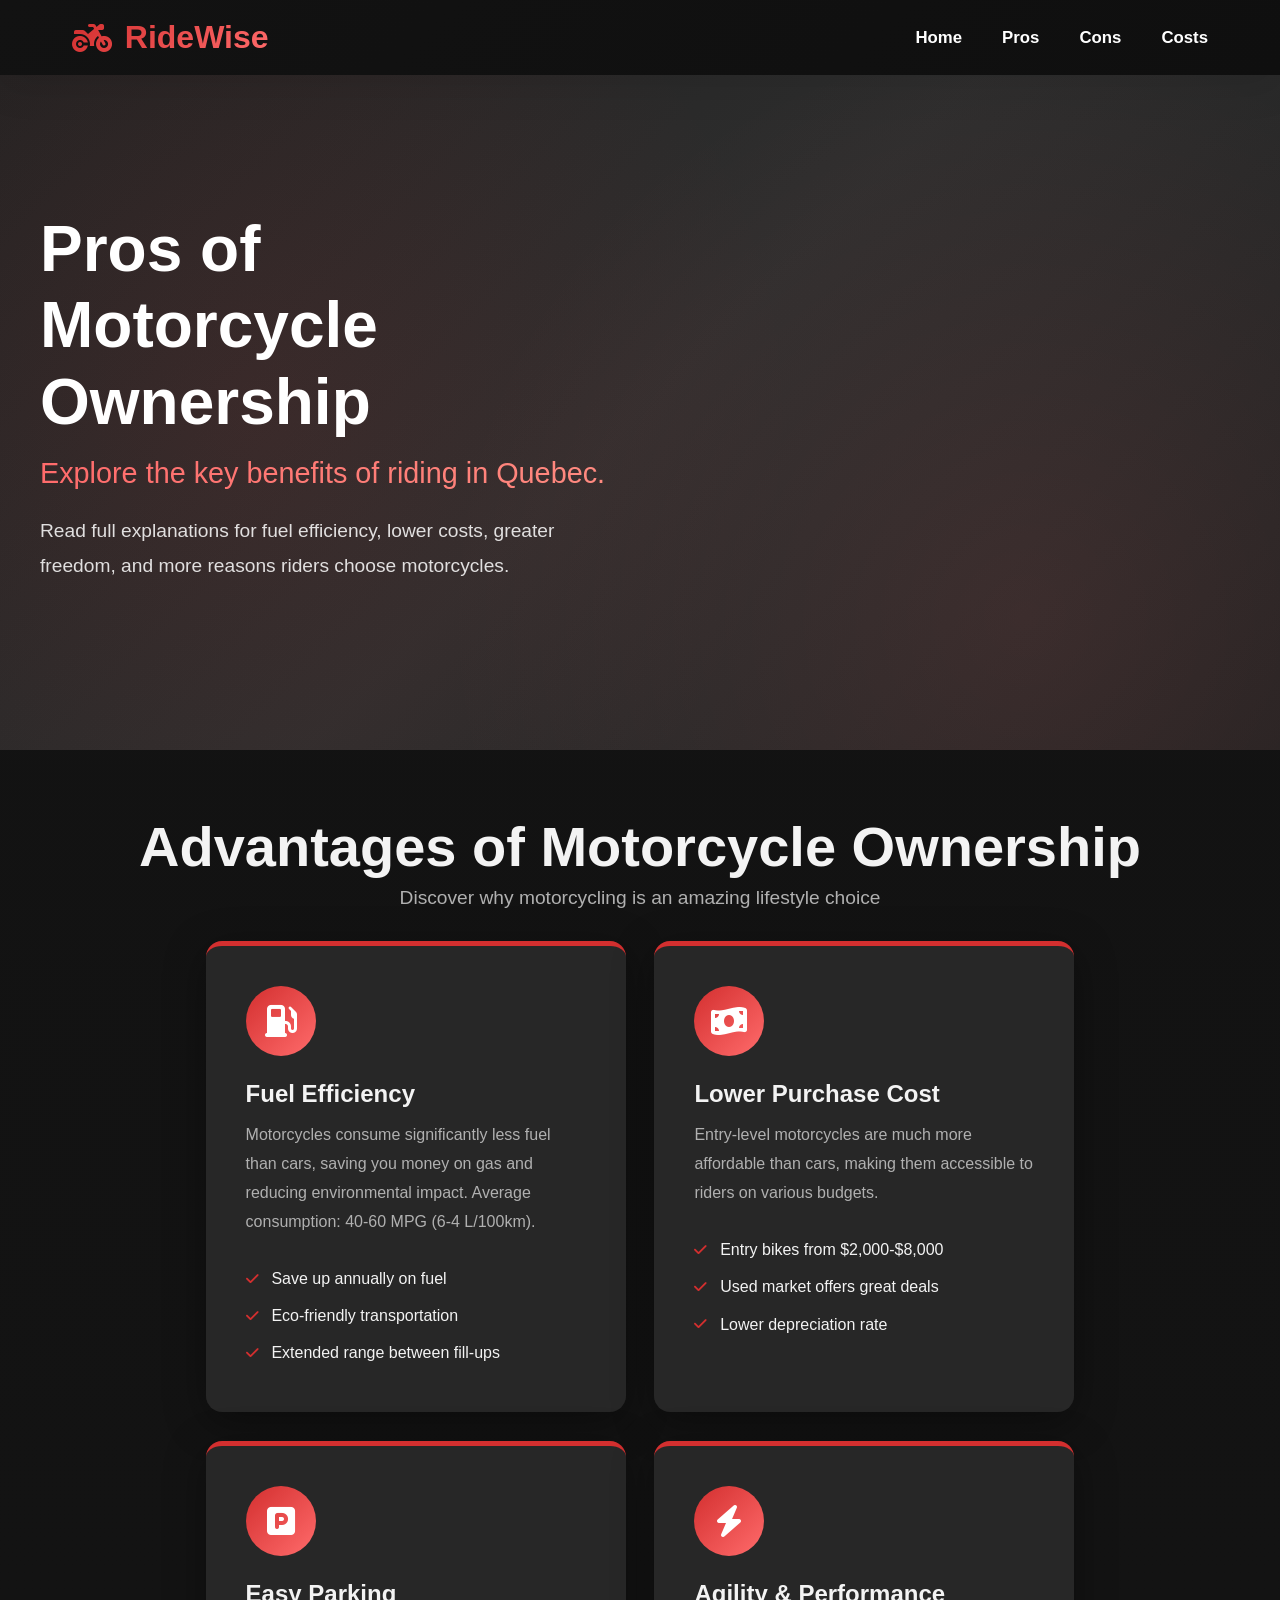
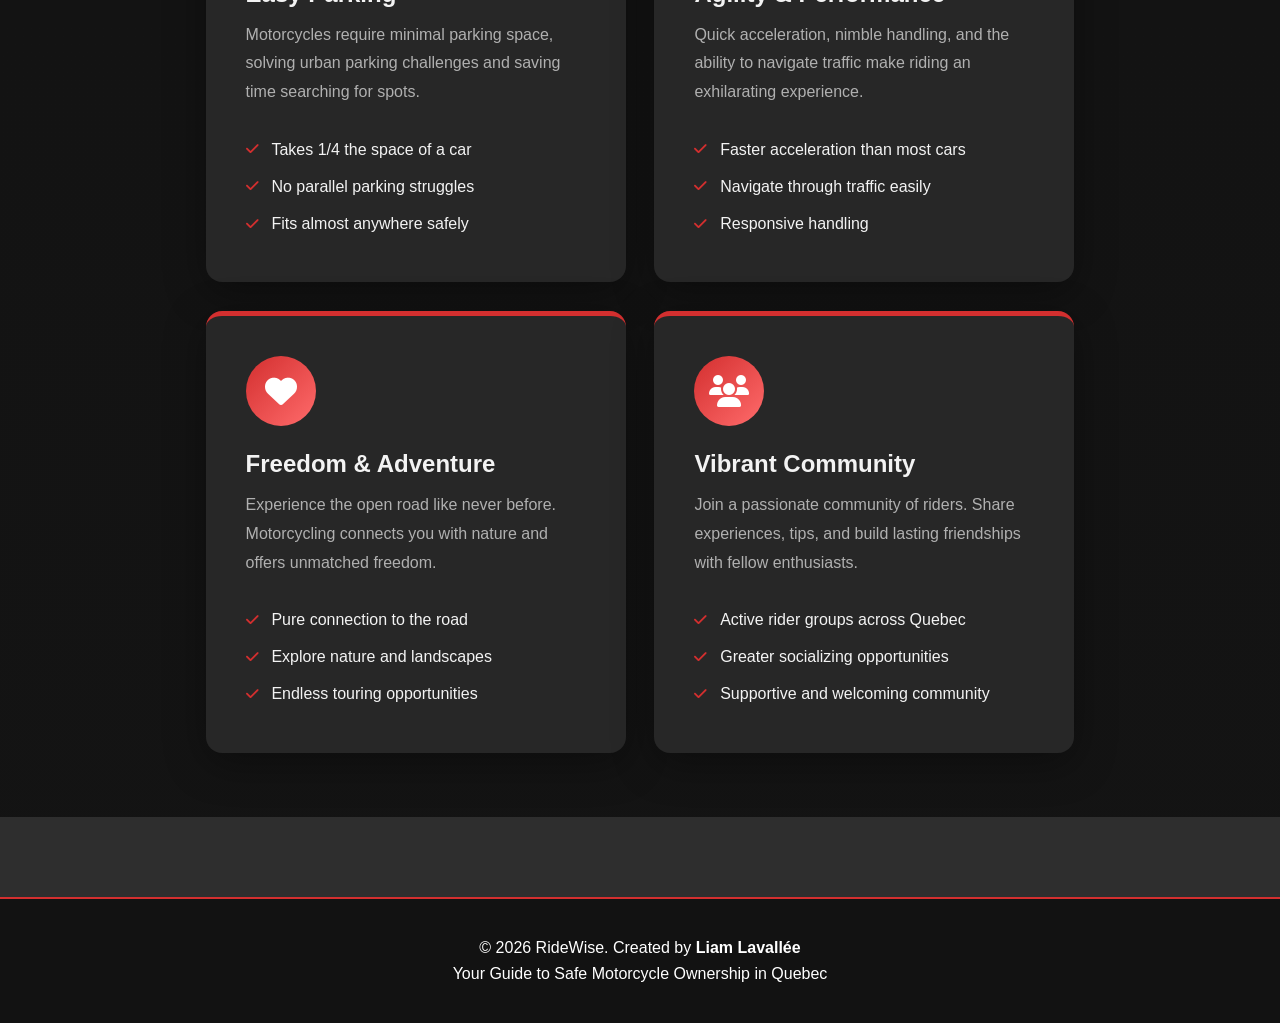
<file: RideWiseVSCode/pros.html>
<!DOCTYPE html>
<html lang="en">
<head>
    <meta charset="UTF-8">
    <meta name="viewport" content="width=device-width, initial-scale=1.0">
    <title>RideWise - Pros</title>
    <link rel="stylesheet" href="script.css">
    <link rel="stylesheet" href="https://cdnjs.cloudflare.com/ajax/libs/font-awesome/6.4.0/css/all.min.css">
</head>
<body class="detail-page">
    <nav class="navbar">
        <div class="nav-container">
            <div class="nav-logo">
                <i class="fas fa-motorcycle"></i> RideWise
            </div>
            <ul class="nav-menu">
                <li class="nav-item"><a href="index.html" class="nav-link">Home</a></li>
                <li class="nav-item"><a href="pros.html" class="nav-link">Pros</a></li>
                <li class="nav-item"><a href="cons.html" class="nav-link">Cons</a></li>
                <li class="nav-item"><a href="costs.html" class="nav-link">Costs</a></li>
            </ul>
            <div class="hamburger">
                <span></span>
                <span></span>
                <span></span>
            </div>
        </div>
    </nav>

    <section class="hero-section">
        <div class="hero-background">
            <div class="hero-bg-image"></div>
            <div class="hero-overlay"></div>
        </div>
        <div class="hero-container">
            <div class="hero-content">
                <div class="hero-text">
                    <h1 class="hero-title">Pros of Motorcycle Ownership</h1>
                    <p class="hero-subtitle">Explore the key benefits of riding in Quebec.</p>
                    <p class="hero-description">Read full explanations for fuel efficiency, lower costs, greater freedom, and more reasons riders choose motorcycles.</p>
                </div>
            </div>
        </div>
    </section>

    <section id="pros" class="pros-section">
        <div class="section-container">
            <div class="section-header">
                <h2>Advantages of Motorcycle Ownership</h2>
                <p class="section-subtitle">Discover why motorcycling is an amazing lifestyle choice</p>
            </div>

            <div class="pros-grid">
                <div class="pro-card fade-in-card">
                    <div class="card-bg"></div>
                    <div class="card-icon"><i class="fas fa-gas-pump"></i></div>
                    <h3>Fuel Efficiency</h3>
                    <p>Motorcycles consume significantly less fuel than cars, saving you money on gas and reducing environmental impact. Average consumption: 40-60 MPG (6-4 L/100km).</p>
                    <ul class="card-list">
                        <li><i class="fas fa-check"></i> Save up annually on fuel</li>
                        <li><i class="fas fa-check"></i> Eco-friendly transportation</li>
                        <li><i class="fas fa-check"></i> Extended range between fill-ups</li>
                    </ul>
                </div>

                <div class="pro-card fade-in-card">
                    <div class="card-bg"></div>
                    <div class="card-icon"><i class="fas fa-money-bill-wave"></i></div>
                    <h3>Lower Purchase Cost</h3>
                    <p>Entry-level motorcycles are much more affordable than cars, making them accessible to riders on various budgets.</p>
                    <ul class="card-list">
                        <li><i class="fas fa-check"></i> Entry bikes from $2,000-$8,000</li>
                        <li><i class="fas fa-check"></i> Used market offers great deals</li>
                        <li><i class="fas fa-check"></i> Lower depreciation rate</li>
                    </ul>
                </div>

                <div class="pro-card fade-in-card">
                    <div class="card-bg"></div>
                    <div class="card-icon"><i class="fas fa-parking"></i></div>
                    <h3>Easy Parking</h3>
                    <p>Motorcycles require minimal parking space, solving urban parking challenges and saving time searching for spots.</p>
                    <ul class="card-list">
                        <li><i class="fas fa-check"></i> Takes 1/4 the space of a car</li>
                        <li><i class="fas fa-check"></i> No parallel parking struggles</li>
                        <li><i class="fas fa-check"></i> Fits almost anywhere safely</li>
                    </ul>
                </div>

                <div class="pro-card fade-in-card">
                    <div class="card-bg"></div>
                    <div class="card-icon"><i class="fas fa-bolt"></i></div>
                    <h3>Agility & Performance</h3>
                    <p>Quick acceleration, nimble handling, and the ability to navigate traffic make riding an exhilarating experience.</p>
                    <ul class="card-list">
                        <li><i class="fas fa-check"></i> Faster acceleration than most cars</li>
                        <li><i class="fas fa-check"></i> Navigate through traffic easily</li>
                        <li><i class="fas fa-check"></i> Responsive handling</li>
                    </ul>
                </div>

                <div class="pro-card fade-in-card">
                    <div class="card-bg"></div>
                    <div class="card-icon"><i class="fas fa-heart"></i></div>
                    <h3>Freedom & Adventure</h3>
                    <p>Experience the open road like never before. Motorcycling connects you with nature and offers unmatched freedom.</p>
                    <ul class="card-list">
                        <li><i class="fas fa-check"></i> Pure connection to the road</li>
                        <li><i class="fas fa-check"></i> Explore nature and landscapes</li>
                        <li><i class="fas fa-check"></i> Endless touring opportunities</li>
                    </ul>
                </div>

                <div class="pro-card fade-in-card">
                    <div class="card-bg"></div>
                    <div class="card-icon"><i class="fas fa-users"></i></div>
                    <h3>Vibrant Community</h3>
                    <p>Join a passionate community of riders. Share experiences, tips, and build lasting friendships with fellow enthusiasts.</p>
                    <ul class="card-list">
                        <li><i class="fas fa-check"></i> Active rider groups across Quebec</li>
                        <li><i class="fas fa-check"></i> Greater socializing opportunities</li>
                        <li><i class="fas fa-check"></i> Supportive and welcoming community</li>
                    </ul>
                </div>
            </div>
        </div>
    </section>

    <footer class="footer">
        <div class="footer-content">
            <p>&copy; 2026 RideWise. Created by <strong>Liam Lavallée</strong></p>
            <p>Your Guide to Safe Motorcycle Ownership in Quebec</p>
        </div>
    </footer>

    <script src="script.js"></script>
</body>
</html>
</file>
<file: RideWiseVSCode/script.css>
/* ========================================
   PROFESSIONAL MOTORCYCLE WEBSITE CSS
   WITH ANIMATIONS & STUNNING VISUALS
   ======================================== */

:root {
    --primary: #d32f2f;
    --primary-dark: #b71c1c;
    --accent: #ff6b6b;
    --secondary: #121212;
    --white: #ffffff;
    --light-bg: #383838;
    --page-bg: #2e2e2e;
    --section-bg: rgba(18, 18, 18, 0.95);
    --card-bg: #272727;
    --text-dark: #f3f3f3;
    --text-light: #b0b0b0;
    --border-radius: 16px;
    --transition: all 0.3s cubic-bezier(0.25, 0.46, 0.45, 0.94);
    --shadow: 0 10px 40px rgba(0, 0, 0, 0.35);
    --shadow-lg: 0 20px 60px rgba(0, 0, 0, 0.5);
}

* {
    margin: 0;
    padding: 0;
    box-sizing: border-box;
}

html {
    scroll-behavior: smooth;
}

body {
    font-family: 'Segoe UI', Tahoma, Geneva, Verdana, sans-serif;
    color: var(--text-dark);
    background: #2e2e2e;
    overflow-x: hidden;
}

/* ========================================
   NAVIGATION BAR
   ======================================== */

.navbar {
    background: linear-gradient(135deg, var(--secondary) 0%, #0f0f0f 100%);
    padding: 1.2rem 0;
    position: sticky;
    top: 0;
    z-index: 1000;
    box-shadow: var(--shadow-lg);
    backdrop-filter: blur(10px);
}

.nav-container {
    max-width: 1200px;
    margin: 0 auto;
    padding: 0 2rem;
    display: flex;
    justify-content: space-between;
    align-items: center;
}

.nav-logo {
    font-size: 2rem;
    font-weight: 900;
    background: linear-gradient(135deg, var(--primary), var(--accent));
    -webkit-background-clip: text;
    -webkit-text-fill-color: transparent;
    background-clip: text;
    display: flex;
    align-items: center;
    gap: 0.8rem;
    cursor: pointer;
    transition: var(--transition);
}

.nav-logo:hover {
    transform: scale(1.1);
}

.nav-menu {
    display: flex;
    list-style: none;
    gap: 2.5rem;
}

.nav-link {
    color: var(--white);
    text-decoration: none;
    font-weight: 600;
    transition: var(--transition);
    position: relative;
    font-size: 1.05rem;
}

.nav-link::after {
    content: '';
    position: absolute;
    bottom: -8px;
    left: 0;
    width: 0;
    height: 3px;
    background: linear-gradient(90deg, var(--primary), var(--accent));
    transition: width 0.4s ease;
    border-radius: 2px;
}

.nav-link:hover {
    color: var(--accent);
}

.nav-link:hover::after {
    width: 100%;
}

.hamburger {
    display: none;
    flex-direction: column;
    cursor: pointer;
    gap: 6px;
}

.hamburger span {
    width: 28px;
    height: 3px;
    background: var(--white);
    border-radius: 3px;
    transition: var(--transition);
}

/* ========================================
   HERO SECTION WITH ANIMATIONS
   ======================================== */

.hero-section {
    position: relative;
    min-height: 75vh;
    display: flex;
    align-items: center;
    justify-content: center;
    padding: 1.5rem 0;
    overflow: hidden;
}

.hero-background {
    position: absolute;
    top: 0;
    left: 0;
    width: 100%;
    height: 100%;
    z-index: 0;
}

.hero-bg-image {
    position: absolute;
    width: 100%;
    height: 100%;
    background: linear-gradient(135deg, rgba(26, 26, 26, 0.55) 0%, rgba(45, 45, 45, 0.3) 50%, rgba(26, 26, 26, 0.65) 100%),
                url('https://images.unsplash.com/photo-1500530855697-b586d89ba3ee?auto=format&fit=crop&w=1600&q=80');
    background-size: cover;
    background-position: center;
    z-index: 1;
}

.hero-overlay {
    position: absolute;
    width: 100%;
    height: 100%;
    background: radial-gradient(circle at 20% 50%, rgba(211, 47, 47, 0.1) 0%, transparent 50%),
                radial-gradient(circle at 80% 80%, rgba(255, 107, 107, 0.1) 0%, transparent 50%);
    z-index: 2;
    animation: overlayShift 10s ease-in-out infinite;
}

@keyframes overlayShift {
    0%, 100% {
        opacity: 1;
    }
    50% {
        opacity: 0.8;
    }
}

.hero-container {
    max-width: 1200px;
    width: 100%;
    position: relative;
    z-index: 3;
}

.hero-content {
    display: grid;
    grid-template-columns: 1fr 1fr;
    gap: 4rem;
    align-items: center;
    animation: fadeInUp 1s ease-out;
}

.hero-text {
    color: var(--white);
}

.hero-title {
    font-size: 4rem;
    font-weight: 900;
    margin-bottom: 1rem;
    line-height: 1.2;
    animation: slideInLeft 0.8s ease-out;
}

.hero-subtitle {
    font-size: 1.8rem;
    background: linear-gradient(90deg, var(--accent), #ff8a80);
    -webkit-background-clip: text;
    -webkit-text-fill-color: transparent;
    background-clip: text;
    margin-bottom: 1.5rem;
    animation: slideInLeft 0.8s ease-out 0.2s backwards;
}

.hero-description {
    font-size: 1.2rem;
    color: rgba(255, 255, 255, 0.85);
    margin-bottom: 2rem;
    line-height: 1.8;
    animation: slideInLeft 0.8s ease-out 0.4s backwards;
}

.hero-btn {
    background: linear-gradient(135deg, var(--primary), var(--accent));
    color: var(--white);
    border: none;
    padding: 1.2rem 2.8rem;
    font-size: 1.1rem;
    font-weight: 700;
    border-radius: var(--border-radius);
    cursor: pointer;
    transition: var(--transition);
    box-shadow: 0 10px 30px rgba(211, 47, 47, 0.3);
    position: relative;
    overflow: hidden;
    animation: slideInLeft 0.8s ease-out 0.6s backwards;
}

.hero-btn::before {
    content: '';
    position: absolute;
    top: 0;
    left: -100%;
    width: 100%;
    height: 100%;
    background: rgba(255, 255, 255, 0.2);
    transition: left 0.5s ease;
}

.hero-btn:hover {
    transform: translateY(-3px);
    box-shadow: 0 15px 40px rgba(211, 47, 47, 0.4);
}

.hero-btn:hover::before {
    left: 100%;
}

.hero-visual {
    position: relative;
    display: flex;
    justify-content: center;
    align-items: center;
    min-height: 500px;
    animation: slideInRight 0.8s ease-out;
}

.motorcycle-icon-large {
    font-size: 25rem;
    color: var(--accent);
    opacity: 0.9;
    animation: float 4s ease-in-out infinite;
    filter: drop-shadow(0 10px 30px rgba(211, 47, 47, 0.3));
    z-index: 2;
}

@keyframes float {
    0%, 100% {
        transform: translateY(0px) rotate(0deg);
    }
    50% {
        transform: translateY(-40px) rotate(2deg);
    }
}

.animated-circles {
    position: absolute;
    width: 100%;
    height: 100%;
    z-index: 1;
}

.circle {
    position: absolute;
    border: 2px solid var(--accent);
    border-radius: 50%;
    opacity: 0.15;
}

.circle-1 {
    width: 400px;
    height: 400px;
    top: 10%;
    left: 10%;
    animation: rotate 20s linear infinite;
}

.circle-2 {
    width: 300px;
    height: 300px;
    bottom: 15%;
    right: 10%;
    animation: rotate 15s linear infinite reverse;
}

.circle-3 {
    width: 200px;
    height: 200px;
    top: 40%;
    right: 5%;
    animation: rotate 10s linear infinite;
}

@keyframes rotate {
    from { transform: rotate(0deg); }
    to { transform: rotate(360deg); }
}

.scroll-indicator {
    position: absolute;
    bottom: 40px;
    left: 50%;
    transform: translateX(-50%);
    z-index: 3;
    animation: bounce 2s ease-in-out infinite;
    display: inline-flex;
    align-items: center;
    justify-content: center;
    text-decoration: none;
    cursor: pointer;
}

.scroll-indicator i {
    font-size: 1.8rem;
    color: var(--accent);
}

.scroll-indicator.secondary-indicator {
    bottom: 90px;
    opacity: 0.9;
    animation-delay: 0.2s;
}

.explore-scroll-indicator {
    position: relative;
    bottom: auto;
    left: auto;
    transform: none;
    display: inline-flex;
    margin-top: 1.5rem;
}

@keyframes bounce {
    0%, 100% {
        transform: translateX(-50%) translateY(0);
    }
    50% {
        transform: translateX(-50%) translateY(15px);
    }
}

/* ========================================
   SECTION ANIMATIONS & STYLES
   ======================================== */

@keyframes fadeInUp {
    from {
        opacity: 0;
        transform: translateY(50px);
    }
    to {
        opacity: 1;
        transform: translateY(0);
    }
}

@keyframes slideInLeft {
    from {
        opacity: 0;
        transform: translateX(-50px);
    }
    to {
        opacity: 1;
        transform: translateX(0);
    }
}

@keyframes slideInRight {
    from {
        opacity: 0;
        transform: translateX(50px);
    }
    to {
        opacity: 1;
        transform: translateX(0);
    }
}

@keyframes scaleIn {
    from {
        opacity: 0;
        transform: scale(0.9);
    }
    to {
        opacity: 1;
        transform: scale(1);
    }
}

.fade-in {
    animation: fadeInUp 0.8s ease-out;
}

.fade-in-card {
    animation: fadeInUp 0.8s ease-out;
}

.section-container {
    max-width: 1600px;
    margin: 0 auto;
    padding: 0 2.5rem;
}

.section-header {
    text-align: center;
    margin-bottom: 2rem;
}

.section-tag {
    display: inline-block;
    background: linear-gradient(135deg, var(--primary), var(--accent));
    color: var(--white);
    padding: 0.6rem 1.5rem;
    border-radius: 50px;
    font-size: 0.9rem;
    font-weight: 700;
    text-transform: uppercase;
    letter-spacing: 1px;
    margin-bottom: 1rem;
}

.section-tag.warning {
    background: linear-gradient(135deg, #ff6b6b, #ff8a80);
}

.section-header h2 {
    font-size: 3.5rem;
    color: var(--text-dark);
    margin-bottom: 0.5rem;
    font-weight: 900;
}

.section-header p {
    font-size: 1.2rem;
    color: var(--text-light);
    margin-top: 0.5rem;
}

/* ========================================
   PROS SECTION
   ======================================== */

.pros-section {
    padding: 4rem 0;
    background: linear-gradient(180deg, rgba(18, 18, 18, 0.98) 0%, var(--section-bg) 100%);
    position: relative;
    overflow: hidden;
}

.section-bg-pattern {
    position: absolute;
    top: 0;
    left: 0;
    right: 0;
    height: 400px;
    background: 
        radial-gradient(circle at 20% 50%, rgba(211, 47, 47, 0.05) 0%, transparent 50%),
        radial-gradient(circle at 80% 80%, rgba(255, 107, 107, 0.05) 0%, transparent 50%);
    pointer-events: none;
}

.pros-grid {
    display: grid;
    grid-template-columns: repeat(auto-fit, minmax(420px, 1fr));
    gap: 2.5rem;
    justify-content: center;
    position: relative;
    z-index: 1;
}

.pro-card {
    background: var(--card-bg);
    padding: 3rem;
    border-radius: var(--border-radius);
    box-shadow: var(--shadow);
    transition: var(--transition);
    position: relative;
    overflow: hidden;
    border-top: 5px solid var(--primary);
}

.card-bg {
    position: absolute;
    top: 0;
    left: 0;
    width: 0;
    height: 100%;
    background: linear-gradient(135deg, rgba(211, 47, 47, 0.05), rgba(255, 107, 107, 0.05));
    transition: width 0.5s ease;
    z-index: -1;
}

.pro-card:hover {
    transform: translateY(-15px);
    box-shadow: var(--shadow-lg);
}

.pro-card:hover .card-bg {
    width: 100%;
}

.card-icon {
    width: 70px;
    height: 70px;
    background: linear-gradient(135deg, var(--primary), var(--accent));
    border-radius: 50%;
    display: flex;
    align-items: center;
    justify-content: center;
    font-size: 2rem;
    color: var(--white);
    margin-bottom: 1.5rem;
    animation: scaleIn 0.6s ease-out;
}

.pro-card h3 {
    font-size: 1.5rem;
    color: var(--text-dark);
    margin-bottom: 0.8rem;
    font-weight: 700;
}

.pro-card p {
    color: var(--text-light);
    margin-bottom: 1.5rem;
    line-height: 1.8;
}

.card-list {
    list-style: none;
    margin-top: 1.5rem;
}

.card-list li {
    padding: 0.6rem 0;
    color: var(--text-dark);
    display: flex;
    align-items: center;
    gap: 0.8rem;
    font-weight: 500;
}

.card-list i {
    color: var(--primary);
    font-size: 0.9rem;
    font-weight: bold;
}

/* ========================================
   CONS SECTION
   ======================================== */

.cons-section {
    padding: 4rem 0;
    background: var(--section-bg);
    position: relative;
    overflow: hidden;
}

.cons-bg {
    position: absolute;
    top: 0;
    left: 0;
    right: 0;
    bottom: 0;
    background: 
        linear-gradient(180deg, rgba(211, 47, 47, 0.02) 0%, transparent 100%);
    pointer-events: none;
}

.cons-grid {
    display: grid;
    grid-template-columns: repeat(auto-fit, minmax(420px, 1fr));
    gap: 2.5rem;
    justify-content: center;
    position: relative;
    z-index: 1;
}

.con-card {
    background: radial-gradient(circle at top left, rgba(255, 255, 255, 0.04), rgba(40, 40, 40, 0.95));
    padding: 3rem;
    border-radius: var(--border-radius);
    box-shadow: var(--shadow);
    transition: var(--transition);
    border-left: 5px solid var(--primary);
    position: relative;
    overflow: hidden;
}

.con-card::before {
    content: '';
    position: absolute;
    top: 0;
    right: -30px;
    width: 200px;
    height: 200px;
    background: radial-gradient(circle, rgba(211, 47, 47, 0.1), transparent);
    opacity: 0;
    transition: opacity 0.5s ease;
}

.con-card:hover {
    transform: translateY(-10px);
    box-shadow: var(--shadow-lg);
}

.con-card:hover::before {
    opacity: 1;
}

.con-icon {
    width: 60px;
    height: 60px;
    background: linear-gradient(135deg, var(--primary), var(--accent));
    border-radius: 12px;
    display: flex;
    align-items: center;
    justify-content: center;
    font-size: 1.8rem;
    color: var(--white);
    margin-bottom: 1.5rem;
}

.con-card h3 {
    font-size: 1.4rem;
    color: var(--text-dark);
    margin-bottom: 0.8rem;
    font-weight: 700;
}

.con-card p {
    color: var(--text-light);
    margin-bottom: 1.5rem;
    line-height: 1.8;
}

.con-details {
    background: rgba(211, 47, 47, 0.05);
    padding: 1.2rem;
    border-radius: 10px;
    font-size: 0.95rem;
    color: var(--text-dark);
    line-height: 1.8;
}

.con-details i {
    color: var(--primary);
    margin-right: 0.5rem;
}

/* ========================================
   COSTS SECTION
   ======================================== */

.costs-section {
    padding: 4rem 0 6rem;
    background: linear-gradient(180deg, rgba(18, 18, 18, 0.98) 0%, var(--section-bg) 100%);
    position: relative;
}

.costs-grid {
    display: grid;
    grid-template-columns: repeat(auto-fit, minmax(420px, 1fr));
    gap: 2.5rem;
    justify-content: center;
    margin-bottom: 4rem;
}

.cost-card {
    background: var(--card-bg);
    border-radius: var(--border-radius);
    overflow: hidden;
    box-shadow: var(--shadow);
    transition: var(--transition);
    border-top: 5px solid var(--primary);
    padding: 1.5rem 1.8rem 1.8rem;
}

.cost-card:hover {
    transform: translateY(-12px);
    box-shadow: var(--shadow-lg);
}

body.detail-page .pros-grid,
body.detail-page .cons-grid,
body.detail-page .costs-grid {
    grid-template-columns: repeat(auto-fit, minmax(320px, 420px));
    gap: 1.8rem;
}

body.detail-page .pro-card,
body.detail-page .con-card,
body.detail-page .cost-card {
    max-width: 420px;
    margin: 0 auto;
}

body.detail-page .pro-card,
body.detail-page .con-card {
    padding: 2.5rem;
}

.cost-icon {
    width: 100%;
    height: 140px;
    background: linear-gradient(135deg, var(--primary) 0%, var(--accent) 100%);
    display: flex;
    align-items: center;
    justify-content: center;
    font-size: 2.5rem;
    color: var(--white);
}

.cost-card h3 {
    font-size: 1.5rem;
    color: var(--text-dark);
    padding: 1.5rem 1.5rem 0;
    font-weight: 700;
}

.cost-breakdown {
    padding: 1.5rem;
}

.section-info {
    color: rgb(156, 156, 156);
    margin-left: 478px;
    margin-top: 20px;
    display: block;
    width: 100%;
    text-align: right;
    display: flex;
    justify-content: flex-end;
}

.costs-intro {
    color: rgb(175, 175, 175);
    margin-bottom: 20px;
    align-items: center;
    justify-content: center;
    display: flex;
}

.cost-item {
    display: flex;
    justify-content: space-between;
    padding: 1rem 0;
    border-bottom: 1px solid rgba(255, 255, 255, 0.08);
    font-size: 0.95rem;
    line-height: 1.8;
}

.cost-item:last-of-type {
    border-bottom: none;
}

.cost-item span:first-child {
    color: var(--text-dark);
    font-weight: 500;
}

.price {
    color: var(--primary);
    font-weight: 700;
}

.cost-total {
    background: linear-gradient(135deg, rgba(211, 47, 47, 0.1), rgba(255, 107, 107, 0.05));
    padding: 1.2rem 1.5rem;
    display: flex;
    justify-content: space-between;
    font-weight: 700;
    color: var(--primary);
    border-top: 2px solid rgba(211, 47, 47, 0.2);
}

/* ========================================
   COST SUMMARY TABLE
   ======================================== */

.cost-summary {
    background: var(--card-bg);
    padding: 3rem;
    border-radius: var(--border-radius);
    box-shadow: var(--shadow);
    margin-bottom: 3rem;
}

.cost-summary h3 {
    font-size: 2rem;
    color: var(--text-dark);
    margin-bottom: 2rem;
    text-align: center;
    font-weight: 900;
}

.summary-table {
    width: 100%;
    border-collapse: collapse;
    margin-bottom: 2rem;
}

.summary-row {
    display: grid;
    grid-template-columns: 1.6fr 1fr 1fr;
    gap: 1rem;
    align-items: center;
    padding: 1rem 1.2rem;
    border-bottom: 1px solid rgba(255, 255, 255, 0.08);
    color: var(--text-light);
    font-size: 0.95rem;
}

.summary-row.header {
    background: linear-gradient(135deg, var(--primary), var(--accent));
    color: var(--white);
    font-weight: 700;
    border-bottom: none;
}

.summary-row.header span {
    color: var(--white);
}

.summary-row.total {
    background: linear-gradient(135deg, rgba(211, 47, 47, 0.12), rgba(255, 107, 107, 0.08));
    font-weight: 700;
    color: var(--text-dark);
    font-size: 1rem;
}

.summary-table span {
    display: block;
}

.cost-note-large {
    background: rgba(211, 47, 47, 0.08);
    border-left: 4px solid var(--primary);
    padding: 1.5rem;
    border-radius: 14px;
    color: var(--text-light);
    line-height: 1.8;
    margin-top: 1.5rem;
}

.cost-note-large i {
    color: var(--primary);
    margin-right: 0.8rem;
}

/* ========================================
   EXPLORE SECTION
   ======================================== */

.explore-section {
    background:
        linear-gradient(135deg, rgba(26, 26, 26, 0.8), rgba(26, 26, 26, 0.75)),
        url('https://tse1.mm.bing.net/th/id/OIP.mK5XKElufJsKbMB0Slj2IwHaHa?r=0&rs=1&pid=ImgDetMain&o=7&rm=3');
    background-size: cover;
    background-position: center;
    color: var(--white);
    padding: 4.5rem 3rem 3rem;
    border-radius: 28px;
    text-align: center;
    margin: 3rem auto 0;
    max-width: 1250px;
    box-shadow: var(--shadow-lg);
    position: relative;
    overflow: hidden;
    border: 1px solid rgba(255, 255, 255, 0.08);
    animation: sectionPulse 6s ease-in-out infinite;
}

.explore-section::before {
    content: '';
    position: absolute;
    inset: 0;
    background: radial-gradient(circle at top left, rgba(255, 255, 255, 0.12), transparent 35%);
    pointer-events: none;
}

.explore-section h3 {
    font-size: 2.2rem;
    margin-bottom: 1.2rem;
    font-weight: 900;
    letter-spacing: 0.04em;
}

.explore-section p {
    color: rgba(255, 255, 255, 0.8);
    max-width: 700px;
    margin: 0 auto 2rem;
    line-height: 1.7;
}

.explore-grid {
    display: flex;
    gap: 1.5rem;
    justify-content: center;
    flex-wrap: wrap;
    margin-top: 1.5rem;
}

.explore-link {
    background: linear-gradient(135deg, var(--primary), var(--accent));
    color: var(--white);
    padding: 1.2rem 1.8rem;
    border-radius: 50px;
    text-decoration: none;
    font-weight: 700;
    transition: var(--transition);
    display: inline-flex;
    align-items: center;
    gap: 0.8rem;
    box-shadow: 0 8px 20px rgba(211, 47, 47, 0.3);
    min-width: 140px;
    justify-content: center;
    transform: translateY(0);
}

.explore-link:hover {
    transform: translateY(-8px) scale(1.02);
    box-shadow: 0 14px 32px rgba(211, 47, 47, 0.4);
}

.explore-link i {
    font-size: 1.1rem;
}

@keyframes sectionPulse {
    0%, 100% {
        transform: translateY(0);
    }
    50% {
        transform: translateY(-4px);
    }
}

.section-arrow-wrapper {
    display: flex;
    justify-content: center;
    margin-top: 2.5rem;
}

.section-scroll-indicator {
    display: inline-flex;
    background: rgba(255, 255, 255, 0.08);
    color: var(--accent);
    width: 60px;
    height: 60px;
    border-radius: 50%;
    align-items: center;
    justify-content: center;
    text-decoration: none;
    transition: transform 0.3s ease, background 0.3s ease;
    box-shadow: 0 10px 25px rgba(0, 0, 0, 0.12);
}

.section-scroll-indicator:hover {
    transform: translateY(-6px);
    background: rgba(255, 255, 255, 0.15);
}

/* ========================================
   RESOURCES SECTION
   ======================================== */

.resources-section {
    background: linear-gradient(135deg, rgba(18, 18, 18, 0.95) 0%, #111111 100%);
    color: var(--white);
    padding: 3rem;
    border-radius: var(--border-radius);
    text-align: center;
    margin-top: 3rem;
    box-shadow: var(--shadow-lg);
}

.resources-section h3 {
    font-size: 1.8rem;
    margin-bottom: 2rem;
    font-weight: 900;
}

.resources-grid {
    display: flex;
    gap: 1.5rem;
    justify-content: center;
    flex-wrap: wrap;
}

.resource-link {
    background: linear-gradient(135deg, var(--primary), var(--accent));
    color: var(--white);
    padding: 1rem 2rem;
    border-radius: 50px;
    text-decoration: none;
    font-weight: 700;
    transition: var(--transition);
    display: inline-flex;
    align-items: center;
    gap: 0.8rem;
    box-shadow: 0 8px 20px rgba(211, 47, 47, 0.3);
}

.resource-link:hover {
    transform: translateY(-5px);
    box-shadow: 0 12px 30px rgba(211, 47, 47, 0.4);
}

.resource-link i {
    font-size: 1.1rem;
}

/* ========================================
   FOOTER
   ======================================== */

.footer {
    background: var(--secondary);
    color: var(--white);
    text-align: center;
    padding: 2rem;
    margin-top: 5rem;
    border-top: 2px solid var(--primary);
}

.footer-content p {
    margin: 0.5rem 0;
    font-size: 1rem;
}

/* ========================================
   RESPONSIVE DESIGN
   ======================================== */

@media (max-width: 768px) {
    .nav-menu {
        display: none;
    }

    .hamburger {
        display: flex;
    }

    .hero-content {
        grid-template-columns: 1fr;
        gap: 2rem;
    }

    .hero-title {
        font-size: 2.5rem;
    }

    .hero-subtitle {
        font-size: 1.3rem;
    }

    .motorcycle-icon-large {
        font-size: 12rem;
    }

    .section-header h2 {
        font-size: 2.2rem;
    }

    .pros-grid,
    .cons-grid,
    .costs-grid {
        grid-template-columns: 1fr;
    }

    .cost-item {
        flex-direction: column;
        align-items: flex-start;
        gap: 0.35rem;
    }

    .cost-item span:last-child {
        font-size: 1rem;
    }

    .summary-row {
        grid-template-columns: 1fr;
        padding: 0.9rem 1rem;
    }

    .summary-row.header {
        padding: 1rem 1rem;
    }

    .cost-note-large {
        font-size: 0.95rem;
    }

    .resources-grid {
        flex-direction: column;
    }

    .resource-link {
        width: 100%;
        justify-content: center;
    }

    .section-container {
        padding: 0 1rem;
    }
}

@media (max-width: 480px) {
    .nav-logo {
        font-size: 1.5rem;
    }

    .hero-title {
        font-size: 1.8rem;
    }

    .hero-subtitle {
        font-size: 1rem;
    }

    .hero-btn {
        padding: 0.9rem 1.8rem;
        font-size: 1rem;
    }

    .motorcycle-icon-large {
        font-size: 6rem;
    }

    .circle-1 {
        width: 200px;
        height: 200px;
    }

    .circle-2 {
        width: 150px;
        height: 150px;
    }

    .circle-3 {
        width: 100px;
        height: 100px;
    }

    .section-header h2 {
        font-size: 1.8rem;
    }

    .pro-card,
    .con-card {
        padding: 2rem;
    }

    .cost-summary {
        padding: 1.5rem;
    }
}
</file>
